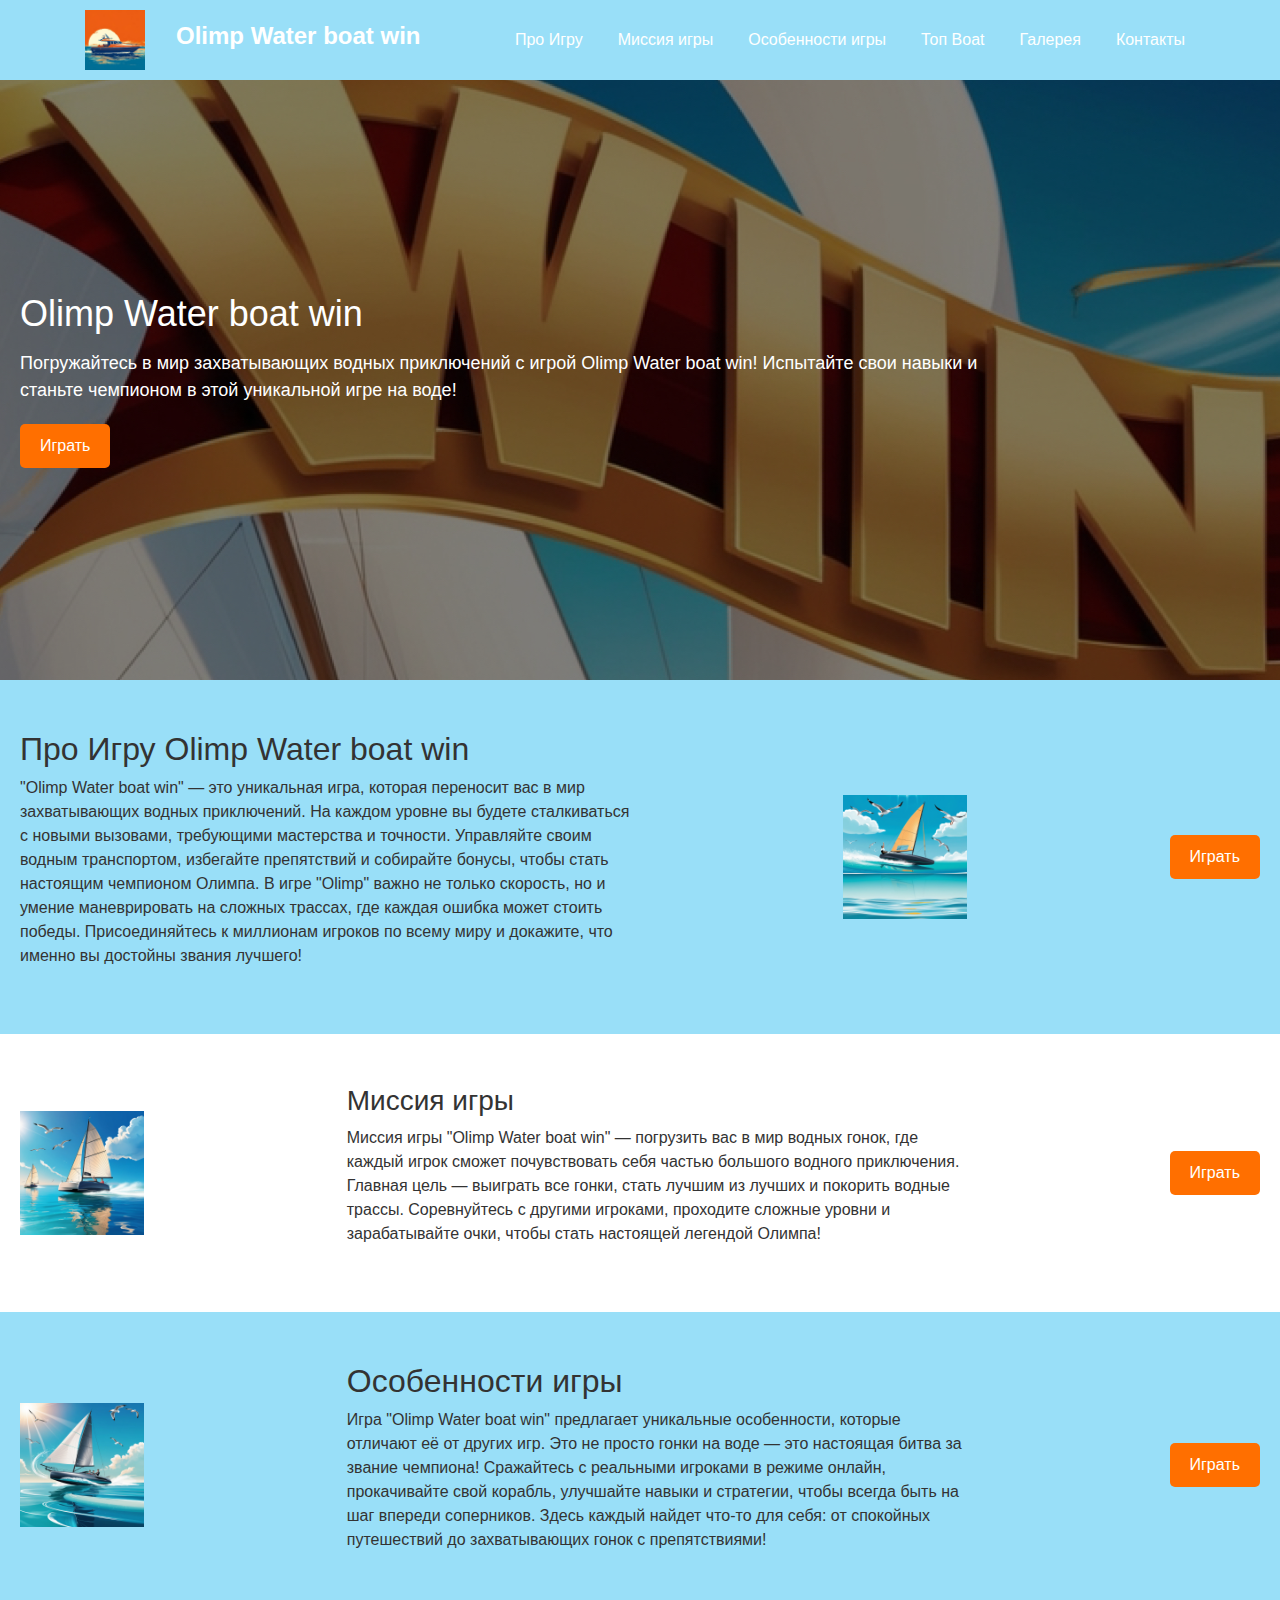
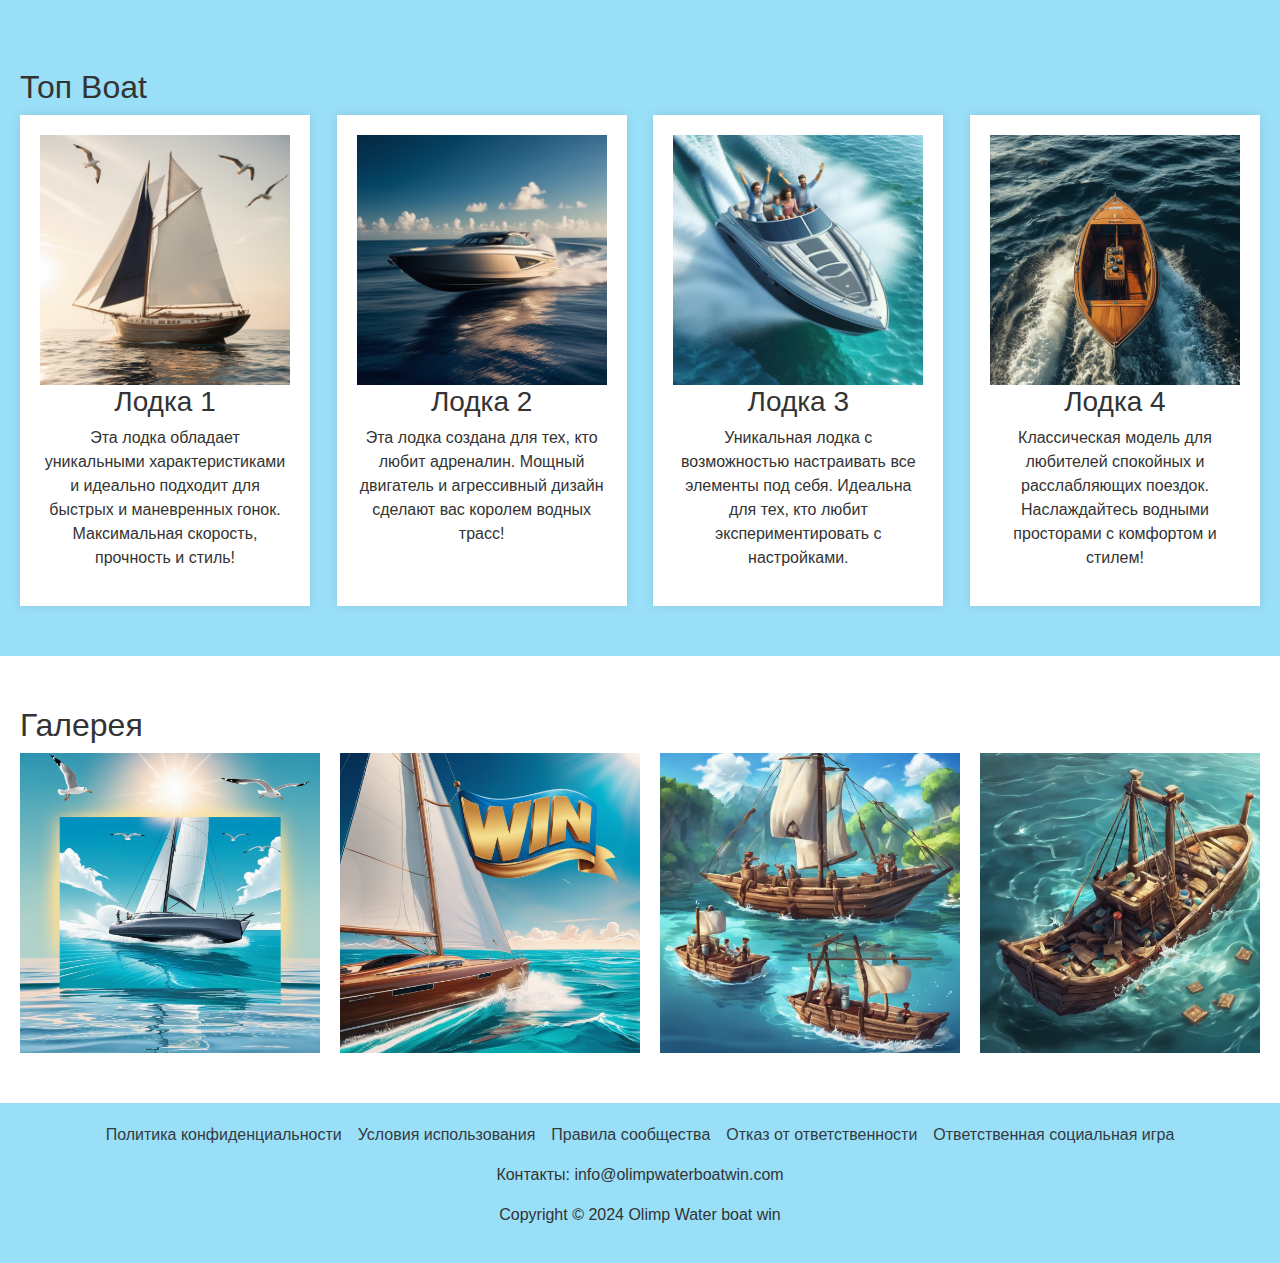
<file: index.html>
<!DOCTYPE html>
<html lang="ru">
<head>
    <meta charset="UTF-8">
    <meta name="viewport" content="width=device-width, initial-scale=1.0">
    <title>Olimp Water boat win - Уникальная история игры</title>
    <meta name="description"
          content="Узнайте все о захватывающей игре Olimp Water boat win. Погружайтесь в мир водных гонок и побеждайте! Присоединяйтесь к Олимпу!">
    <link rel="apple-touch-icon" sizes="180x180" href="favicon/apple-touch-icon.png">
    <link rel="icon" type="image/png" sizes="32x32" href="favicon/favicon-32x32.png">
    <link rel="icon" type="image/png" sizes="16x16" href="favicon/favicon-16x16.png">
    <link rel="manifest" href="favicon/site.webmanifest">
    <link rel="stylesheet" href="css/bootstrap.min.css">
    <link rel="stylesheet" href="css/style.css">
</head>
<body>
<!-- Header -->
<header class="header">
    <div class="container">
        <nav class="navbar navbar-expand-lg">
            <a href="index.html" class="navbar-brand logo">
                <img src="img/logo.jpeg" alt="Olimp Water boat win Logo">
            </a>
            <h1>Olimp Water boat win</h1>
            <button class="navbar-toggler" type="button" data-toggle="collapse" data-target="#navbarSupportedContent"
                    aria-controls="navbarSupportedContent" aria-expanded="false" aria-label="Toggle navigation">
                <span class="toggler-icon"></span>
                <span class="toggler-icon"></span>
                <span class="toggler-icon"></span>
            </button>

            <div class="collapse navbar-collapse sub-menu-bar" id="navbarSupportedContent">
                <ul id="nav" class="navbar-nav ml-auto">
                    <li><a href="#about">Про Игру</a></li>
                    <li><a href="#mission">Миссия игры</a></li>
                    <li><a href="#features">Особенности игры</a></li>
                    <li><a href="#top-boats">Топ Boat</a></li>
                    <li><a href="#gallery">Галерея</a></li>
                    <li><a href="#contact">Контакты</a></li>
                </ul>
            </div>
        </nav>
    </div>
</header>

<!-- Hero Section -->
<section class="hero">
    <div class="overlay">
        <h1>Olimp Water boat win</h1>
        <p>Погружайтесь в мир захватывающих водных приключений с игрой Olimp Water boat win! Испытайте свои навыки и
            станьте чемпионом в этой уникальной игре на воде!</p>
        <button>Играть</button>
    </div>
</section>

<!-- About Section -->
<section id="about" class="about">
    <div class="desc-block">
        <h2>Про Игру Olimp Water boat win</h2>
        <p>
            "Olimp Water boat win" — это уникальная игра, которая переносит вас в мир захватывающих водных приключений.
            На каждом уровне вы будете сталкиваться с новыми вызовами, требующими мастерства и точности.
            Управляйте своим водным транспортом, избегайте препятствий и собирайте бонусы, чтобы стать настоящим
            чемпионом Олимпа.
            В игре "Olimp" важно не только скорость, но и умение маневрировать на сложных трассах, где каждая ошибка
            может стоить победы.
            Присоединяйтесь к миллионам игроков по всему миру и докажите, что именно вы достойны звания лучшего!
        </p>
    </div>
    <img src="img/1.jpg" alt="Про игру">
    <a href="#" class="btn">Играть</a>
</section>

<!-- Mission Section -->
<section id="mission" class="mission">
    <img src="img/2.jpg" alt="Миссия игры">
    <div class="desc-block">
        <h3>Миссия игры</h3>
        <p>
            Миссия игры "Olimp Water boat win" — погрузить вас в мир водных гонок, где каждый игрок сможет почувствовать
            себя частью большого водного приключения.
            Главная цель — выиграть все гонки, стать лучшим из лучших и покорить водные трассы. Соревнуйтесь с другими
            игроками, проходите сложные уровни и зарабатывайте очки, чтобы стать настоящей легендой Олимпа!
        </p>
    </div>
    <a href="#" class="btn">Играть</a>
</section>

<!-- Features Section -->
<section id="features" class="features">
    <img src="img/3.jpg" alt="Особенности игры">
    <div class="desc-block">
        <h2>Особенности игры</h2>
        <p>
            Игра "Olimp Water boat win" предлагает уникальные особенности, которые отличают её от других игр.
            Это не просто гонки на воде — это настоящая битва за звание чемпиона!
            Сражайтесь с реальными игроками в режиме онлайн, прокачивайте свой корабль, улучшайте навыки и стратегии,
            чтобы всегда быть на шаг впереди соперников.
            Здесь каждый найдет что-то для себя: от спокойных путешествий до захватывающих гонок с препятствиями!
        </p>
    </div>
    <a href="#" class="btn">Играть</a>
</section>

<!-- Top Boat Section -->
<section id="top-boats" style="background-color: #99dff8; padding: 50px 20px;">
    <h2>Топ Boat</h2>
    <div class="boats-container">
        <div class="boat-card">
            <img src="img/9.jpg" alt="Лодка 1">
            <h3>Лодка 1</h3>
            <p>Эта лодка обладает уникальными характеристиками и идеально подходит для быстрых и маневренных гонок.
                Максимальная скорость, прочность и стиль!</p>
        </div>
        <div class="boat-card">
            <img src="img/10.jpg" alt="Лодка 2">
            <h3>Лодка 2</h3>
            <p>Эта лодка создана для тех, кто любит адреналин. Мощный двигатель и агрессивный дизайн сделают вас королем
                водных трасс!</p>
        </div>
        <div class="boat-card">
            <img src="img/11.jpeg" alt="Лодка 3">
            <h3>Лодка 3</h3>
            <p>Уникальная лодка с возможностью настраивать все элементы под себя. Идеальна для тех, кто любит
                экспериментировать с настройками.</p>
        </div>
        <div class="boat-card">
            <img src="img/12.jpeg" alt="Лодка 4">
            <h3>Лодка 4</h3>
            <p>Классическая модель для любителей спокойных и расслабляющих поездок. Наслаждайтесь водными просторами с
                комфортом и стилем!</p>
        </div>
    </div>
</section>

<!-- Gallery Section -->
<section id="gallery" style="background-color: #ffffff; padding: 50px 20px;">
    <h2>Галерея</h2>
    <div style="display: flex; gap: 20px; overflow-x: auto;">
        <img src="img/4.jpg" alt="Gallery Image 1" style="width: 350px; height: 300px;">
        <img src="img/5.jpg" alt="Gallery Image 2" style="width: 350px; height: 300px;">
        <img src="img/6.png" alt="Gallery Image 3" style="width: 350px; height: 300px;">
        <img src="img/7.png" alt="Gallery Image 4" style="width: 350px; height: 300px;">
        <img src="img/8.png" alt="Gallery Image 4" style="width: 350px; height: 300px;">
    </div>
</section>

<!-- Footer -->
<footer id="contact" style="background-color: #99dff8; text-align: center; padding: 20px;">
    <div class="d-flex justify-content-center footer-links">
        <p><a href="policy.html" class="text-dark m-2">Политика конфиденциальности</a></p>
        <p><a href="terms.html" class="text-dark m-2">Условия использования</a></p>
        <p><a href="rules.html" class="text-dark m-2">Правила сообщества</a></p>
        <p><a href="disclaimer.html" class="text-dark m-2">Отказ от ответственности</a></p>
        <p><a href="manage.html" class="text-dark m-2">Ответственная социальная игра</a></p>
    </div>
    <p>Контакты: info@olimpwaterboatwin.com</p>
    <p>Copyright © 2024 Olimp Water boat win</p>
</footer>
</body>
<script src="js/jquery-1.12.4.min.js"></script>
<script src="js/bootstrap.min.js"></script>
<script src="js/main.js"></script>
<script type="application/ld+json">
    {
        "@context": "https://schema.org",
        "@type": "Organization",
        "name": "Olimp",
        "url": "",
        "logo": "/favicon/favicon.ico"
    }
</script>
<script type="application/ld+json">
    {
        "@context": "https://schema.org",
        "@type": "WPHeader",
        "headline": "Olimp Water boat win - Уникальная история игры",
        "description": "Olimp Water boat win - Уникальная история игры",
        "url": "",
        "publisher": {
            "@type": "Organization",
            "name": "Olimp",
            "logo": {
                "@type": "ImageObject",
                "url": "/favicon/favicon.ico"
            }
        }
    }
</script>
<script type="application/ld+json">
    {
        "@context": "https://schema.org",
        "@type": "WebPage",
        "name": "Olimp",
        "description": "Olimp Water boat win - Уникальная история игры",
        "publisher": {
            "@type": "Organization",
            "name": "Olimp"
        },
        "license": "A license document that applies to this content, typically indicated by URL"
    }
</script>
<script type="application/ld+json">
    {
        "@context": "https://schema.org",
        "@type": "SiteNavigationElement",
        "name": "Main Navigation",
        "url": "",
        "hasPart": [
            {
                "@type": "WebPage",
                "name": "Home",
                "url": ""
            },
            {
                "@type": "WebPage",
                "name": "Policy",
                "url": "/policy.html"
            },
            {
                "@type": "WebPage",
                "name": "Terms of Conditions",
                "url": "/terms.html"
            },
            {
                "@type": "WebPage",
                "name": "Manage",
                "url": "/manage.html"
            },
            {
                "@type": "WebPage",
                "name": "Rules",
                "url": "/rules.html"
            },
            {
                "@type": "WebPage",
                "name": "Disclaimer",
                "url": "/disclaimer.html"
            }
        ]
    }
</script>
</html>
</file>
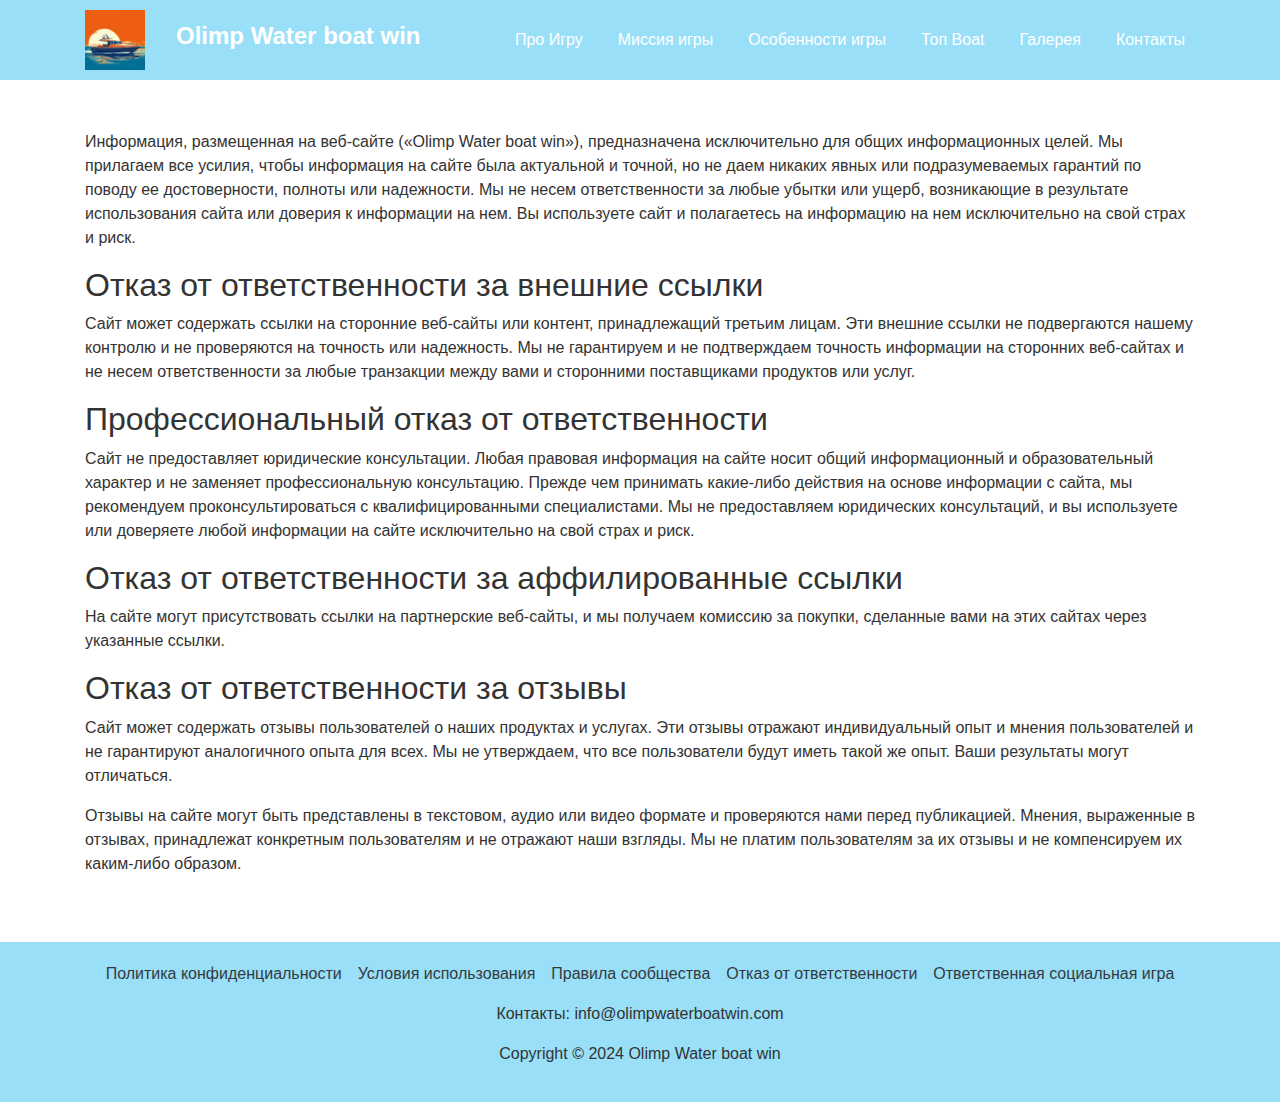
<file: disclaimer.html>
<!DOCTYPE html>
<html lang="ru">
<head>
    <meta charset="UTF-8">
    <meta name="viewport" content="width=device-width, initial-scale=1.0">
    <title>Olimp Water boat win - Уникальная история игры</title>
    <meta name="description"
          content="Узнайте все о захватывающей игре Olimp Water boat win. Погружайтесь в мир водных гонок и побеждайте! Присоединяйтесь к Олимпу!">
    <link rel="apple-touch-icon" sizes="180x180" href="favicon/apple-touch-icon.png">
    <link rel="icon" type="image/png" sizes="32x32" href="favicon/favicon-32x32.png">
    <link rel="icon" type="image/png" sizes="16x16" href="favicon/favicon-16x16.png">
    <link rel="manifest" href="favicon/site.webmanifest">
    <link rel="stylesheet" href="css/bootstrap.min.css">
    <link rel="stylesheet" href="css/style.css">
</head>
<body>
<!-- Header -->
<header class="header">
    <div class="container">
        <nav class="navbar navbar-expand-lg">
            <a href="index.html" class="navbar-brand logo">
                <img src="img/logo.jpeg" alt="Olimp Water boat win Logo">
            </a>
            <h1>Olimp Water boat win</h1>
            <button class="navbar-toggler" type="button" data-toggle="collapse" data-target="#navbarSupportedContent"
                    aria-controls="navbarSupportedContent" aria-expanded="false" aria-label="Toggle navigation">
                <span class="toggler-icon"></span>
                <span class="toggler-icon"></span>
                <span class="toggler-icon"></span>
            </button>

            <div class="collapse navbar-collapse sub-menu-bar" id="navbarSupportedContent">
                <ul id="nav" class="navbar-nav ml-auto">
                    <li><a href="index.html#about">Про Игру</a></li>
                    <li><a href="index.html#mission">Миссия игры</a></li>
                    <li><a href="index.html#features">Особенности игры</a></li>
                    <li><a href="index.html#top-boats">Топ Boat</a></li>
                    <li><a href="index.html#gallery">Галерея</a></li>
                    <li><a href="#contact">Контакты</a></li>
                </ul>
            </div>
        </nav>
    </div>
</header>

<!-- About Section -->
<section class="mission policy">
    <div class="container">
        <p>
            Информация, размещенная на веб-сайте («Olimp Water boat win»), предназначена исключительно для общих информационных целей.
            Мы прилагаем все усилия, чтобы информация на сайте была актуальной и точной, но не даем никаких явных или
            подразумеваемых гарантий по поводу ее достоверности, полноты или надежности. Мы не несем ответственности за
            любые убытки или ущерб, возникающие в результате использования сайта или доверия к информации на нем. Вы
            используете сайт и полагаетесь на информацию на нем исключительно на свой страх и риск.
        </p>
        <h2>Отказ от ответственности за внешние ссылки</h2>
        <p>
            Сайт может содержать ссылки на сторонние веб-сайты или контент, принадлежащий третьим лицам. Эти внешние
            ссылки не подвергаются нашему контролю и не проверяются на точность или надежность. Мы не гарантируем и не
            подтверждаем точность информации на сторонних веб-сайтах и не несем ответственности за любые транзакции
            между вами и сторонними поставщиками продуктов или услуг.
        </p>
        <h2>Профессиональный отказ от ответственности</h2>
        <p>Сайт не предоставляет юридические консультации. Любая правовая информация на сайте носит общий информационный
            и образовательный характер и не заменяет профессиональную консультацию. Прежде чем принимать какие-либо
            действия на основе информации с сайта, мы рекомендуем проконсультироваться с квалифицированными
            специалистами. Мы не предоставляем юридических консультаций, и вы используете или доверяете любой информации
            на сайте исключительно на свой страх и риск.</p>

        <h2>Отказ от ответственности за аффилированные ссылки</h2>
        <p>
            На сайте могут присутствовать ссылки на партнерские веб-сайты, и мы получаем комиссию за покупки,
            сделанные вами на этих сайтах через указанные ссылки.
        </p>

        <h2>Отказ от ответственности за отзывы</h2>
        <p>
            Сайт может содержать отзывы пользователей о наших продуктах и услугах. Эти отзывы отражают
            индивидуальный опыт и мнения пользователей и не гарантируют аналогичного опыта для всех. Мы не
            утверждаем, что все пользователи будут иметь такой же опыт. Ваши результаты могут отличаться.
        </p>

        <p>
            Отзывы на сайте могут быть представлены в текстовом, аудио или видео формате и проверяются нами перед
            публикацией. Мнения, выраженные в отзывах, принадлежат конкретным пользователям и не отражают наши
            взгляды. Мы не платим пользователям за их отзывы и не компенсируем их каким-либо образом.

        </p>
    </div>
</section>

<!-- Footer -->
<footer id="contact" style="background-color: #99dff8; text-align: center; padding: 20px;">
    <div class="d-flex justify-content-center footer-links">
        <p><a href="policy.html" class="text-dark m-2">Политика конфиденциальности</a></p>
        <p><a href="terms.html" class="text-dark m-2">Условия использования</a></p>
        <p><a href="rules.html" class="text-dark m-2">Правила сообщества</a></p>
        <p><a href="disclaimer.html" class="text-dark m-2">Отказ от ответственности</a></p>
        <p><a href="manage.html" class="text-dark m-2">Ответственная социальная игра</a></p>
    </div>
    <p>Контакты: info@olimpwaterboatwin.com</p>
    <p>Copyright © 2024 Olimp Water boat win</p>
</footer>
</body>
<script src="js/jquery-1.12.4.min.js"></script>
<script src="js/bootstrap.min.js"></script>
<script src="js/main.js"></script>
<script type="application/ld+json">
    {
        "@context": "https://schema.org",
        "@type": "Organization",
        "name": "Olimp",
        "url": "",
        "logo": "/favicon/favicon.ico"
    }
</script>
<script type="application/ld+json">
    {
        "@context": "https://schema.org",
        "@type": "WPHeader",
        "headline": "Olimp Water boat win - Уникальная история игры",
        "description": "Olimp Water boat win - Уникальная история игры",
        "url": "",
        "publisher": {
            "@type": "Organization",
            "name": "Olimp",
            "logo": {
                "@type": "ImageObject",
                "url": "/favicon/favicon.ico"
            }
        }
    }
</script>
<script type="application/ld+json">
    {
        "@context": "https://schema.org",
        "@type": "WebPage",
        "name": "Olimp",
        "description": "Olimp Water boat win - Уникальная история игры",
        "publisher": {
            "@type": "Organization",
            "name": "Olimp"
        },
        "license": "A license document that applies to this content, typically indicated by URL"
    }
</script>
<script type="application/ld+json">
    {
        "@context": "https://schema.org",
        "@type": "SiteNavigationElement",
        "name": "Main Navigation",
        "url": "",
        "hasPart": [
            {
                "@type": "WebPage",
                "name": "Home",
                "url": ""
            },
            {
                "@type": "WebPage",
                "name": "Policy",
                "url": "/policy.html"
            },
            {
                "@type": "WebPage",
                "name": "Terms of Conditions",
                "url": "/terms.html"
            },
            {
                "@type": "WebPage",
                "name": "Manage",
                "url": "/manage.html"
            },
            {
                "@type": "WebPage",
                "name": "Rules",
                "url": "/rules.html"
            },
            {
                "@type": "WebPage",
                "name": "Disclaimer",
                "url": "/disclaimer.html"
            }
        ]
    }
</script>
</html>
</file>
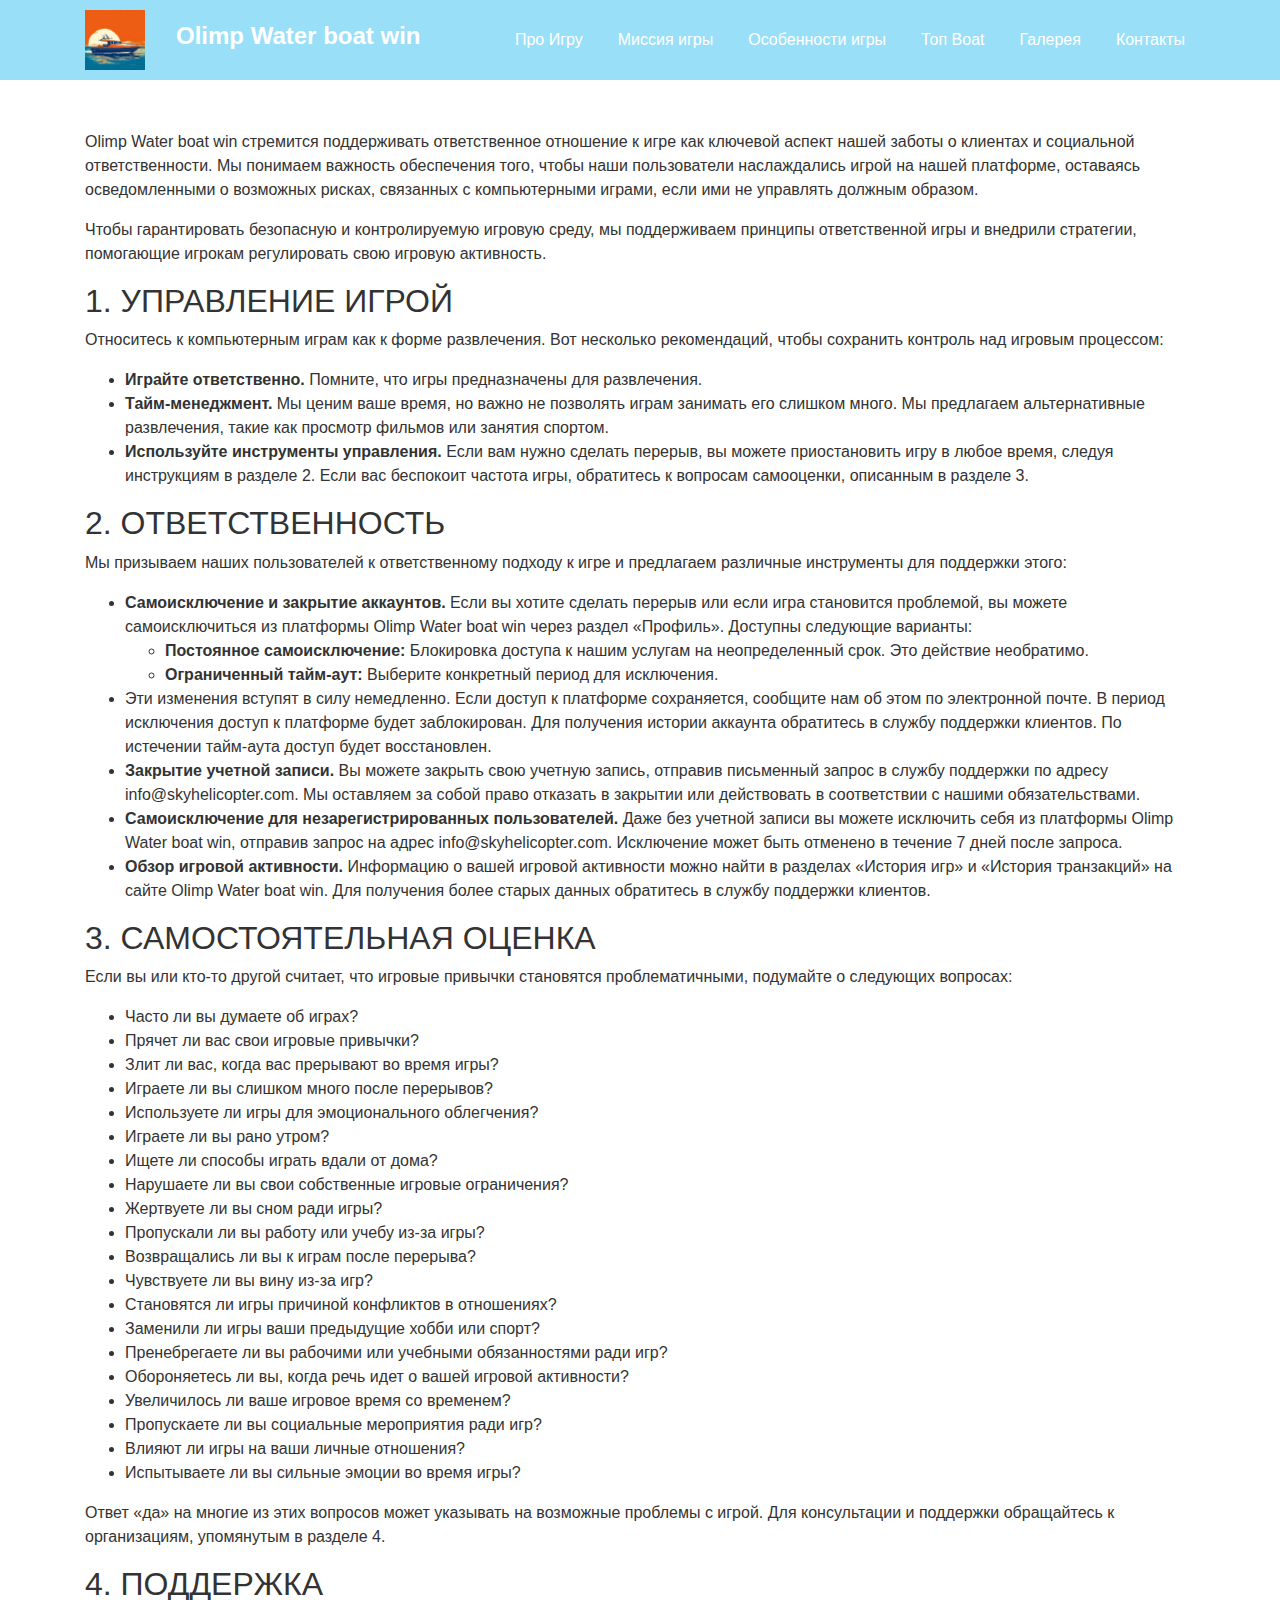
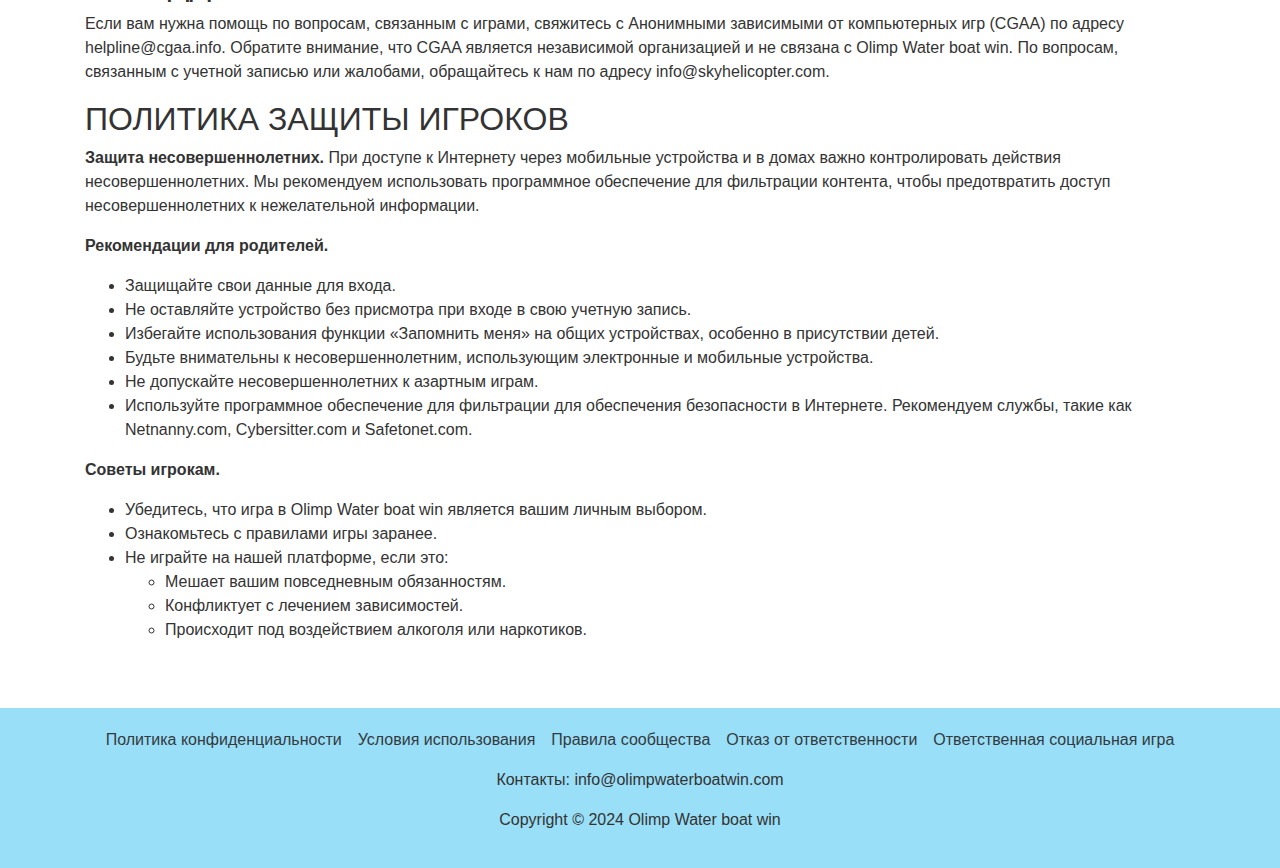
<file: manage.html>
<!DOCTYPE html>
<html lang="ru">
<head>
    <meta charset="UTF-8">
    <meta name="viewport" content="width=device-width, initial-scale=1.0">
    <title>Olimp Water boat win - Уникальная история игры</title>
    <meta name="description"
          content="Узнайте все о захватывающей игре Olimp Water boat win. Погружайтесь в мир водных гонок и побеждайте! Присоединяйтесь к Олимпу!">
    <link rel="apple-touch-icon" sizes="180x180" href="favicon/apple-touch-icon.png">
    <link rel="icon" type="image/png" sizes="32x32" href="favicon/favicon-32x32.png">
    <link rel="icon" type="image/png" sizes="16x16" href="favicon/favicon-16x16.png">
    <link rel="manifest" href="favicon/site.webmanifest">
    <link rel="stylesheet" href="css/bootstrap.min.css">
    <link rel="stylesheet" href="css/style.css">
</head>
<body>
<!-- Header -->
<header class="header">
    <div class="container">
        <nav class="navbar navbar-expand-lg">
            <a href="index.html" class="navbar-brand logo">
                <img src="img/logo.jpeg" alt="Olimp Water boat win Logo">
            </a>
            <h1>Olimp Water boat win</h1>
            <button class="navbar-toggler" type="button" data-toggle="collapse" data-target="#navbarSupportedContent"
                    aria-controls="navbarSupportedContent" aria-expanded="false" aria-label="Toggle navigation">
                <span class="toggler-icon"></span>
                <span class="toggler-icon"></span>
                <span class="toggler-icon"></span>
            </button>

            <div class="collapse navbar-collapse sub-menu-bar" id="navbarSupportedContent">
                <ul id="nav" class="navbar-nav ml-auto">
                    <li><a href="index.html#about">Про Игру</a></li>
                    <li><a href="index.html#mission">Миссия игры</a></li>
                    <li><a href="index.html#features">Особенности игры</a></li>
                    <li><a href="index.html#top-boats">Топ Boat</a></li>
                    <li><a href="index.html#gallery">Галерея</a></li>
                    <li><a href="#contact">Контакты</a></li>
                </ul>
            </div>
        </nav>
    </div>
</header>

<!-- About Section -->
<section class="mission policy">
    <div class="container">
        <p>
            Olimp Water boat win стремится поддерживать ответственное отношение к игре как ключевой аспект нашей заботы о клиентах и
            социальной ответственности. Мы понимаем важность обеспечения того, чтобы наши пользователи наслаждались
            игрой на нашей платформе, оставаясь осведомленными о возможных рисках, связанных с компьютерными играми,
            если ими не управлять должным образом.

        </p>
        <p>
            Чтобы гарантировать безопасную и контролируемую игровую среду, мы поддерживаем принципы ответственной игры и
            внедрили стратегии, помогающие игрокам регулировать свою игровую активность.
        </p>
        <h2>1. УПРАВЛЕНИЕ ИГРОЙ</h2>
        <p>Относитесь к компьютерным играм как к форме развлечения. Вот несколько рекомендаций, чтобы сохранить контроль
            над игровым процессом:</p>
        <ul>
            <li><strong>Играйте ответственно.</strong> Помните, что игры предназначены для развлечения.</li>
            <li><strong>Тайм-менеджмент.</strong> Мы ценим ваше время, но важно не позволять играм занимать его слишком
                много. Мы предлагаем альтернативные развлечения, такие как просмотр фильмов или занятия спортом.
            </li>
            <li><strong>Используйте инструменты управления.</strong> Если вам нужно сделать перерыв, вы можете
                приостановить игру в любое время, следуя инструкциям в разделе 2. Если вас беспокоит частота игры,
                обратитесь к вопросам самооценки, описанным в разделе 3.
            </li>
        </ul>

        <h2>2. ОТВЕТСТВЕННОСТЬ</h2>
        <p>
            Мы призываем наших пользователей к ответственному подходу к игре и предлагаем различные инструменты для
            поддержки этого:
        </p>
        <ul>
            <li><strong>Самоисключение и закрытие аккаунтов.</strong> Если вы хотите сделать перерыв или если игра
                становится проблемой, вы можете самоисключиться из платформы Olimp Water boat win через раздел «Профиль». Доступны
                следующие варианты:
                <ul>
                    <li><strong>Постоянное самоисключение:</strong> Блокировка доступа к нашим услугам на неопределенный
                        срок. Это действие необратимо.
                    </li>
                    <li><strong>Ограниченный тайм-аут:</strong> Выберите конкретный период для исключения.</li>
                </ul>
            </li>
            <li>
                Эти изменения вступят в силу немедленно. Если доступ к платформе сохраняется, сообщите нам об этом по
                электронной почте. В период исключения доступ к платформе будет заблокирован. Для получения истории
                аккаунта обратитесь в службу поддержки клиентов. По истечении тайм-аута доступ будет восстановлен.
            </li>
            <li>
                <strong>Закрытие учетной записи.</strong> Вы можете закрыть свою учетную запись, отправив письменный
                запрос в службу поддержки по адресу info@skyhelicopter.com. Мы оставляем за собой право отказать в
                закрытии или действовать в соответствии с нашими обязательствами.
            </li>
            <li>
                <strong>Самоисключение для незарегистрированных пользователей.</strong> Даже без учетной записи вы
                можете исключить себя из платформы Olimp Water boat win, отправив запрос на адрес info@skyhelicopter.com. Исключение
                может быть отменено в течение 7 дней после запроса.
            </li>
            <li>
                <strong>Обзор игровой активности.</strong> Информацию о вашей игровой активности можно найти в разделах
                «История игр» и «История транзакций» на сайте Olimp Water boat win. Для получения более старых данных обратитесь в
                службу поддержки клиентов.
            </li>
        </ul>

        <h2>3. САМОСТОЯТЕЛЬНАЯ ОЦЕНКА</h2>
        <p>
            Если вы или кто-то другой считает, что игровые привычки становятся проблематичными, подумайте о следующих
            вопросах:
        </p>
        <ul>
            <li>Часто ли вы думаете об играх?
            </li>
            <li>
                Прячет ли вас свои игровые привычки?
            </li>
            <li>
                Злит ли вас, когда вас прерывают во время игры?

            </li>
            <li>
                Играете ли вы слишком много после перерывов?

            </li>
            <li>
                Используете ли игры для эмоционального облегчения?

            </li>
            <li>
                Играете ли вы рано утром?

            </li>
            <li>
                Ищете ли способы играть вдали от дома?

            </li>
            <li>
                Нарушаете ли вы свои собственные игровые ограничения?

            </li>
            <li>
                Жертвуете ли вы сном ради игры?

            </li>
            <li>
                Пропускали ли вы работу или учебу из-за игры?

            </li>
            <li>
                Возвращались ли вы к играм после перерыва?

            </li>
            <li>
                Чувствуете ли вы вину из-за игр?

            </li>
            <li>
                Становятся ли игры причиной конфликтов в отношениях?

            </li>
            <li>
                Заменили ли игры ваши предыдущие хобби или спорт?

            </li>
            <li>
                Пренебрегаете ли вы рабочими или учебными обязанностями ради игр?

            </li>
            <li>
                Обороняетесь ли вы, когда речь идет о вашей игровой активности?

            </li>
            <li>
                Увеличилось ли ваше игровое время со временем?

            </li>
            <li>
                Пропускаете ли вы социальные мероприятия ради игр?

            </li>
            <li>
                Влияют ли игры на ваши личные отношения?

            </li>
            <li>
                Испытываете ли вы сильные эмоции во время игры?

            </li>
        </ul>
        <p>
            Ответ «да» на многие из этих вопросов может указывать на возможные проблемы с игрой. Для консультации и поддержки обращайтесь к организациям, упомянутым в разделе 4.
        </p>

        <h2>4. ПОДДЕРЖКА</h2>
        <p>
            Если вам нужна помощь по вопросам, связанным с играми, свяжитесь с Анонимными зависимыми от компьютерных игр (CGAA) по адресу helpline@cgaa.info. Обратите внимание, что CGAA является независимой организацией и не связана с Olimp Water boat win. По вопросам, связанным с учетной записью или жалобами, обращайтесь к нам по адресу info@skyhelicopter.com.
        </p>

        <h2>ПОЛИТИКА ЗАЩИТЫ ИГРОКОВ</h2>

        <p><strong>Защита несовершеннолетних.</strong> При доступе к Интернету через мобильные устройства и в домах важно контролировать действия несовершеннолетних. Мы рекомендуем использовать программное обеспечение для фильтрации контента, чтобы предотвратить доступ несовершеннолетних к нежелательной информации.</p>
        <p><strong>Рекомендации для родителей.</strong></p>
        <ul>
            <li>Защищайте свои данные для входа.</li>
            <li>Не оставляйте устройство без присмотра при входе в свою учетную запись.</li>
            <li>Избегайте использования функции «Запомнить меня» на общих устройствах, особенно в присутствии детей.</li>
            <li>Будьте внимательны к несовершеннолетним, использующим электронные и мобильные устройства.</li>
            <li>Не допускайте несовершеннолетних к азартным играм.</li>
            <li>Используйте программное обеспечение для фильтрации для обеспечения безопасности в Интернете. Рекомендуем службы, такие как Netnanny.com, Cybersitter.com и Safetonet.com.</li>
        </ul>
        <p><strong>Советы игрокам.</strong></p>
        <ul>
            <li>Убедитесь, что игра в Olimp Water boat win является вашим личным выбором.</li>
            <li>Ознакомьтесь с правилами игры заранее.</li>
            <li>Не играйте на нашей платформе, если это:
                <ul>
                    <li>Мешает вашим повседневным обязанностям.</li>
                    <li>Конфликтует с лечением зависимостей.</li>
                    <li>Происходит под воздействием алкоголя или наркотиков.</li>
                </ul>
            </li>

        </ul>
    </div>
</section>

<!-- Footer -->
<footer id="contact" style="background-color: #99dff8; text-align: center; padding: 20px;">
    <div class="d-flex justify-content-center footer-links">
        <p><a href="policy.html" class="text-dark m-2">Политика конфиденциальности</a></p>
        <p><a href="terms.html" class="text-dark m-2">Условия использования</a></p>
        <p><a href="rules.html" class="text-dark m-2">Правила сообщества</a></p>
        <p><a href="disclaimer.html" class="text-dark m-2">Отказ от ответственности</a></p>
        <p><a href="manage.html" class="text-dark m-2">Ответственная социальная игра</a></p>
    </div>
    <p>Контакты: info@olimpwaterboatwin.com</p>
    <p>Copyright © 2024 Olimp Water boat win</p>
</footer>
</body>
<script src="js/jquery-1.12.4.min.js"></script>
<script src="js/bootstrap.min.js"></script>
<script src="js/main.js"></script>
<script type="application/ld+json">
    {
        "@context": "https://schema.org",
        "@type": "Organization",
        "name": "Olimp",
        "url": "",
        "logo": "/favicon/favicon.ico"
    }
</script>
<script type="application/ld+json">
    {
        "@context": "https://schema.org",
        "@type": "WPHeader",
        "headline": "Olimp Water boat win - Уникальная история игры",
        "description": "Olimp Water boat win - Уникальная история игры",
        "url": "",
        "publisher": {
            "@type": "Organization",
            "name": "Olimp",
            "logo": {
                "@type": "ImageObject",
                "url": "/favicon/favicon.ico"
            }
        }
    }
</script>
<script type="application/ld+json">
    {
        "@context": "https://schema.org",
        "@type": "WebPage",
        "name": "Olimp",
        "description": "Olimp Water boat win - Уникальная история игры",
        "publisher": {
            "@type": "Organization",
            "name": "Olimp"
        },
        "license": "A license document that applies to this content, typically indicated by URL"
    }
</script>
<script type="application/ld+json">
    {
        "@context": "https://schema.org",
        "@type": "SiteNavigationElement",
        "name": "Main Navigation",
        "url": "",
        "hasPart": [
            {
                "@type": "WebPage",
                "name": "Home",
                "url": ""
            },
            {
                "@type": "WebPage",
                "name": "Policy",
                "url": "/policy.html"
            },
            {
                "@type": "WebPage",
                "name": "Terms of Conditions",
                "url": "/terms.html"
            },
            {
                "@type": "WebPage",
                "name": "Manage",
                "url": "/manage.html"
            },
            {
                "@type": "WebPage",
                "name": "Rules",
                "url": "/rules.html"
            },
            {
                "@type": "WebPage",
                "name": "Disclaimer",
                "url": "/disclaimer.html"
            }
        ]
    }
</script>
</html>
</file>
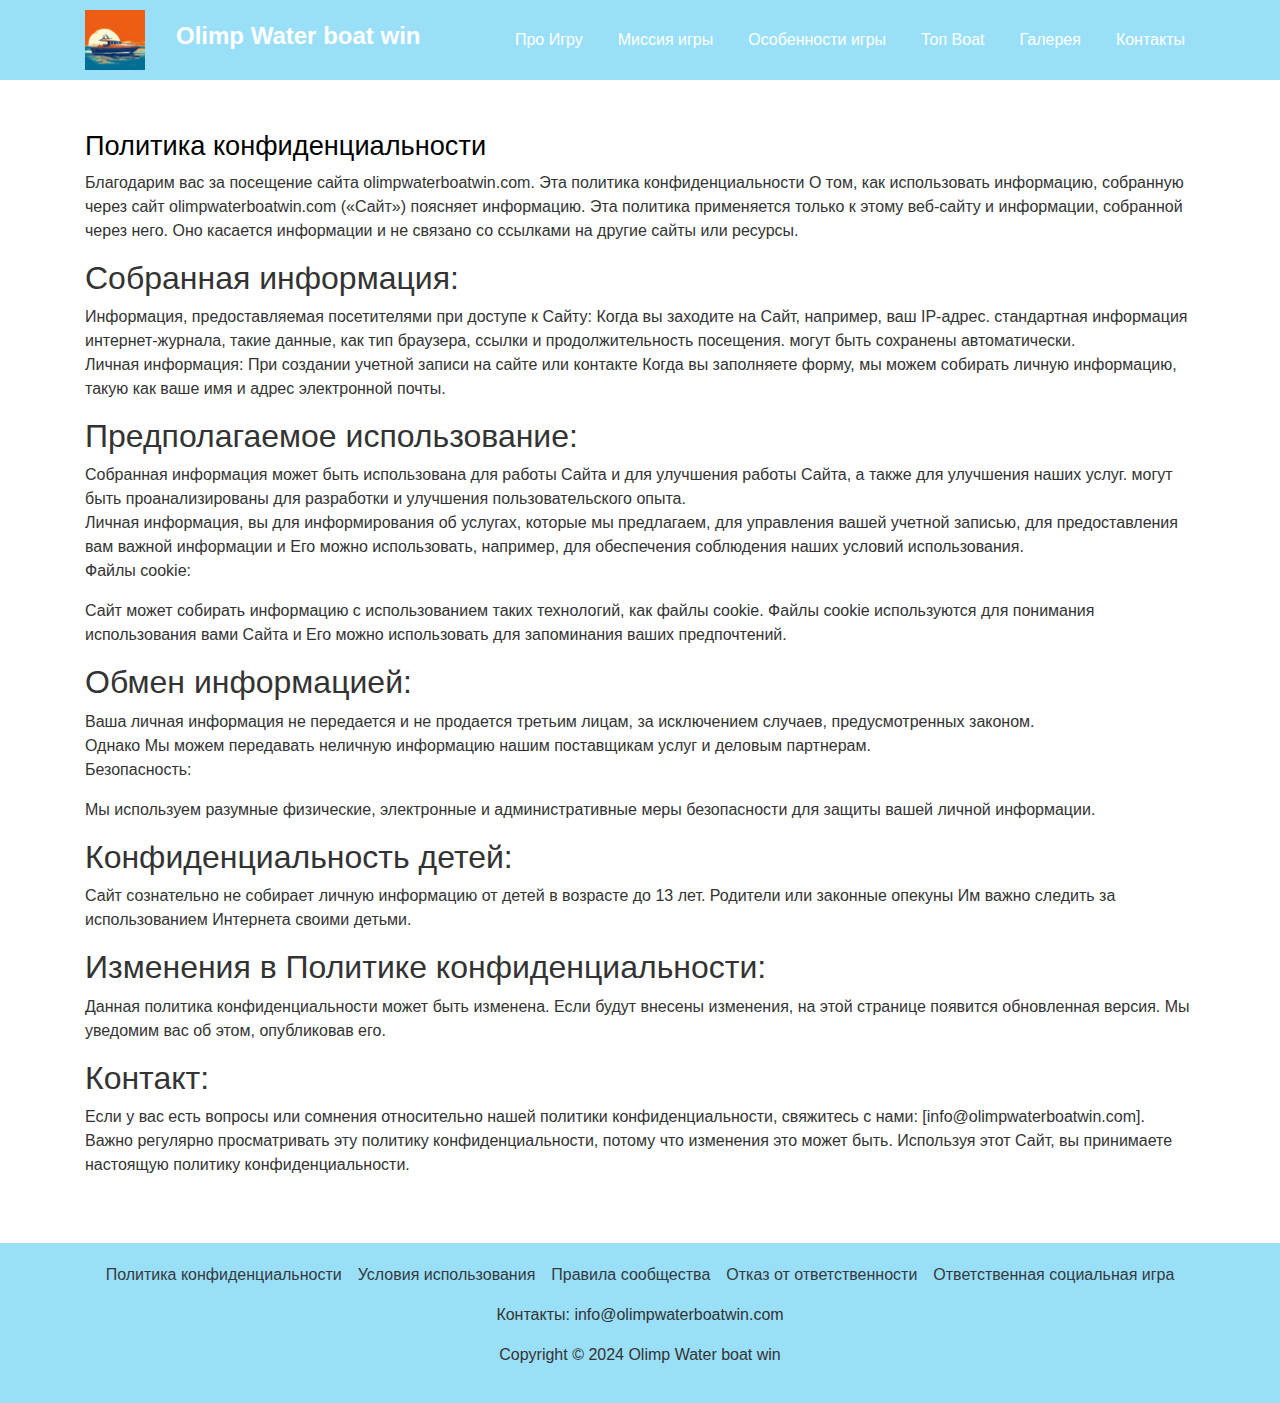
<file: policy.html>
<!DOCTYPE html>
<html lang="ru">
<head>
    <meta charset="UTF-8">
    <meta name="viewport" content="width=device-width, initial-scale=1.0">
    <title>Olimp Water boat win - Уникальная история игры</title>
    <meta name="description"
          content="Узнайте все о захватывающей игре Olimp Water boat win. Погружайтесь в мир водных гонок и побеждайте! Присоединяйтесь к Олимпу!">
    <link rel="apple-touch-icon" sizes="180x180" href="favicon/apple-touch-icon.png">
    <link rel="icon" type="image/png" sizes="32x32" href="favicon/favicon-32x32.png">
    <link rel="icon" type="image/png" sizes="16x16" href="favicon/favicon-16x16.png">
    <link rel="manifest" href="favicon/site.webmanifest">
    <link rel="stylesheet" href="css/bootstrap.min.css">
    <link rel="stylesheet" href="css/style.css">
</head>
<body>
<!-- Header -->
<header class="header">
    <div class="container">
        <nav class="navbar navbar-expand-lg">
            <a href="index.html" class="navbar-brand logo">
                <img src="img/logo.jpeg" alt="Olimp Water boat win Logo">
            </a>
            <h1>Olimp Water boat win</h1>
            <button class="navbar-toggler" type="button" data-toggle="collapse" data-target="#navbarSupportedContent"
                    aria-controls="navbarSupportedContent" aria-expanded="false" aria-label="Toggle navigation">
                <span class="toggler-icon"></span>
                <span class="toggler-icon"></span>
                <span class="toggler-icon"></span>
            </button>

            <div class="collapse navbar-collapse sub-menu-bar" id="navbarSupportedContent">
                <ul id="nav" class="navbar-nav ml-auto">
                    <li><a href="index.html#about">Про Игру</a></li>
                    <li><a href="index.html#mission">Миссия игры</a></li>
                    <li><a href="index.html#features">Особенности игры</a></li>
                    <li><a href="index.html#top-boats">Топ Boat</a></li>
                    <li><a href="index.html#gallery">Галерея</a></li>
                    <li><a href="#contact">Контакты</a></li>
                </ul>
            </div>
        </nav>
    </div>
</header>

<!-- About Section -->
<section class="mission policy">
    <div class="container">
        <h1 style="color: #000;font-size: 1.7em">Политика конфиденциальности</h1>
        <p>Благодарим вас за посещение сайта olimpwaterboatwin.com. Эта политика конфиденциальности
            О том, как использовать информацию, собранную через сайт olimpwaterboatwin.com («Сайт»)
            поясняет информацию. Эта политика применяется только к этому веб-сайту и информации, собранной через
            него.
            Оно касается информации и не связано со ссылками на другие сайты или ресурсы.</p>
        <h2>
            Собранная информация:</h2>
        <p>
            Информация, предоставляемая посетителями при доступе к Сайту: Когда вы заходите на Сайт, например, ваш
            IP-адрес.
            стандартная информация интернет-журнала, такие данные, как тип браузера, ссылки и продолжительность
            посещения.
            могут быть сохранены автоматически.<br>Личная информация: При создании учетной записи на сайте или
            контакте
            Когда вы заполняете форму, мы можем собирать личную информацию, такую ​​как ваше имя и адрес электронной
            почты.<br>
        </p>
        <h2>Предполагаемое использование:</h2>
        <p>
            Собранная информация может быть использована для работы Сайта и для улучшения работы Сайта, а также для
            улучшения наших услуг.
            могут быть проанализированы для разработки и улучшения пользовательского опыта.<br>Личная информация, вы
            для информирования об услугах, которые мы предлагаем, для управления вашей учетной записью, для
            предоставления вам важной информации и
            Его можно использовать, например, для обеспечения соблюдения наших условий использования.<br>Файлы
            cookie:</p>
        <p>
            Сайт может собирать информацию с использованием таких технологий, как файлы cookie. Файлы cookie
            используются для понимания использования вами Сайта и
            Его можно использовать для запоминания ваших предпочтений.<br></p>
        <h2>Обмен информацией:</h2>
        <p>
            Ваша личная информация не передается и не продается третьим лицам, за исключением случаев,
            предусмотренных законом.<br>Однако
            Мы можем передавать неличную информацию нашим поставщикам услуг и деловым партнерам.<br>Безопасность:
        </p>
        <p>
            Мы используем разумные физические, электронные и административные меры безопасности для защиты вашей
            личной информации.<br></p>
        <h2>Конфиденциальность детей:</h2>
        <p>
            Сайт сознательно не собирает личную информацию от детей в возрасте до 13 лет. Родители или законные
            опекуны
            Им важно следить за использованием Интернета своими детьми.<br></p>
        <h2>Изменения в Политике конфиденциальности:</h2>
        <p>
            Данная политика конфиденциальности может быть изменена. Если будут внесены изменения, на этой странице
            появится обновленная версия.
            Мы уведомим вас об этом, опубликовав его.<br></p>
        <h2>Контакт:</h2>
        <p>
            Если у вас есть вопросы или сомнения относительно нашей политики конфиденциальности, свяжитесь с нами:
            [info@olimpwaterboatwin.com].<br>Важно регулярно просматривать эту политику конфиденциальности, потому что
            изменения
            это может быть. Используя этот Сайт, вы принимаете настоящую политику конфиденциальности.</p>
    </div>
</section>

<!-- Footer -->
<footer id="contact" style="background-color: #99dff8; text-align: center; padding: 20px;">
    <div class="d-flex justify-content-center footer-links">
        <p><a href="policy.html" class="text-dark m-2">Политика конфиденциальности</a></p>
        <p><a href="terms.html" class="text-dark m-2">Условия использования</a></p>
        <p><a href="rules.html" class="text-dark m-2">Правила сообщества</a></p>
        <p><a href="disclaimer.html" class="text-dark m-2">Отказ от ответственности</a></p>
        <p><a href="manage.html" class="text-dark m-2">Ответственная социальная игра</a></p>
    </div>
    <p>Контакты: info@olimpwaterboatwin.com</p>
    <p>Copyright © 2024 Olimp Water boat win</p>
</footer>
</body>
<script src="js/jquery-1.12.4.min.js"></script>
<script src="js/bootstrap.min.js"></script>
<script src="js/main.js"></script>
<script type="application/ld+json">
    {
        "@context": "https://schema.org",
        "@type": "Organization",
        "name": "Olimp",
        "url": "",
        "logo": "/favicon/favicon.ico"
    }
</script>
<script type="application/ld+json">
    {
        "@context": "https://schema.org",
        "@type": "WPHeader",
        "headline": "Olimp Water boat win - Уникальная история игры",
        "description": "Olimp Water boat win - Уникальная история игры",
        "url": "",
        "publisher": {
            "@type": "Organization",
            "name": "Olimp",
            "logo": {
                "@type": "ImageObject",
                "url": "/favicon/favicon.ico"
            }
        }
    }
</script>
<script type="application/ld+json">
    {
        "@context": "https://schema.org",
        "@type": "WebPage",
        "name": "Olimp",
        "description": "Olimp Water boat win - Уникальная история игры",
        "publisher": {
            "@type": "Organization",
            "name": "Olimp"
        },
        "license": "A license document that applies to this content, typically indicated by URL"
    }
</script>
<script type="application/ld+json">
    {
        "@context": "https://schema.org",
        "@type": "SiteNavigationElement",
        "name": "Main Navigation",
        "url": "",
        "hasPart": [
            {
                "@type": "WebPage",
                "name": "Home",
                "url": ""
            },
            {
                "@type": "WebPage",
                "name": "Policy",
                "url": "/policy.html"
            },
            {
                "@type": "WebPage",
                "name": "Terms of Conditions",
                "url": "/terms.html"
            },
            {
                "@type": "WebPage",
                "name": "Manage",
                "url": "/manage.html"
            },
            {
                "@type": "WebPage",
                "name": "Rules",
                "url": "/rules.html"
            },
            {
                "@type": "WebPage",
                "name": "Disclaimer",
                "url": "/disclaimer.html"
            }
        ]
    }
</script>
</html>
</file>
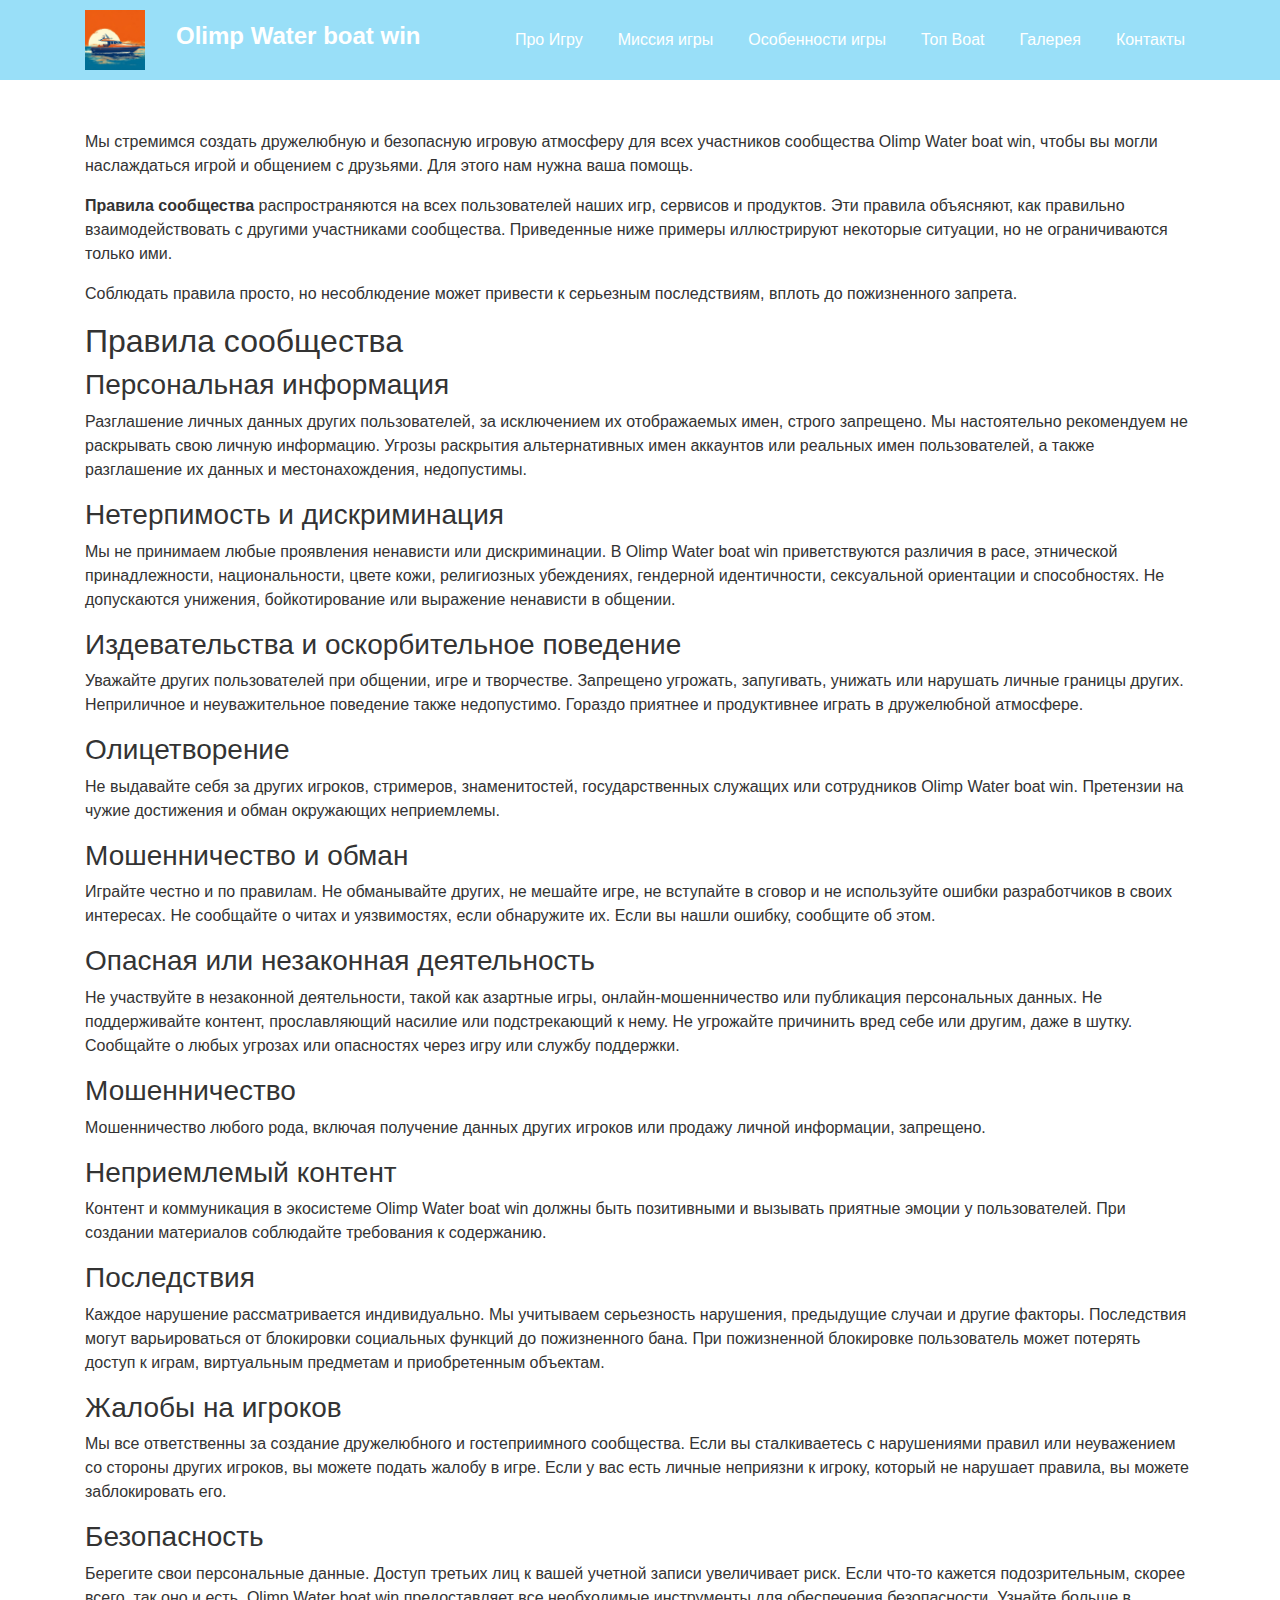
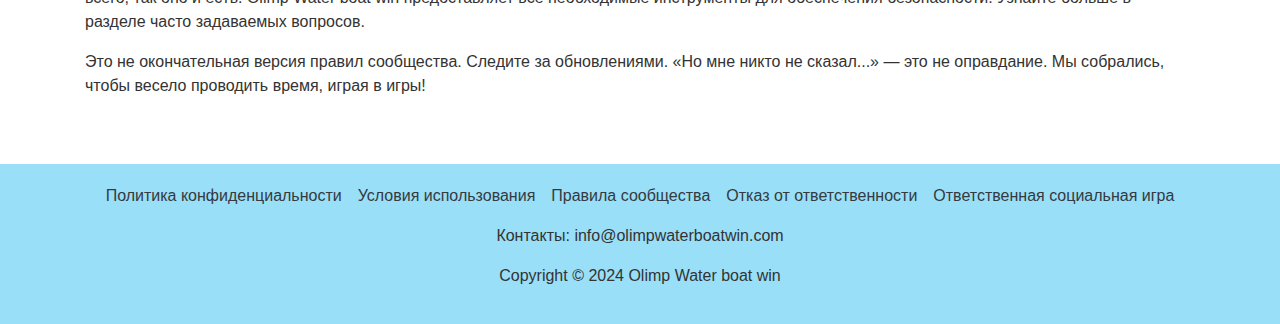
<file: rules.html>
<!DOCTYPE html>
<html lang="ru">
<head>
    <meta charset="UTF-8">
    <meta name="viewport" content="width=device-width, initial-scale=1.0">
    <title>Olimp Water boat win - Уникальная история игры</title>
    <meta name="description"
          content="Узнайте все о захватывающей игре Olimp Water boat win. Погружайтесь в мир водных гонок и побеждайте! Присоединяйтесь к Олимпу!">
    <link rel="apple-touch-icon" sizes="180x180" href="favicon/apple-touch-icon.png">
    <link rel="icon" type="image/png" sizes="32x32" href="favicon/favicon-32x32.png">
    <link rel="icon" type="image/png" sizes="16x16" href="favicon/favicon-16x16.png">
    <link rel="manifest" href="favicon/site.webmanifest">
    <link rel="stylesheet" href="css/bootstrap.min.css">
    <link rel="stylesheet" href="css/style.css">
</head>
<body>
<!-- Header -->
<header class="header">
    <div class="container">
        <nav class="navbar navbar-expand-lg">
            <a href="index.html" class="navbar-brand logo">
                <img src="img/logo.jpeg" alt="Olimp Water boat win Logo">
            </a>
            <h1>Olimp Water boat win</h1>
            <button class="navbar-toggler" type="button" data-toggle="collapse" data-target="#navbarSupportedContent"
                    aria-controls="navbarSupportedContent" aria-expanded="false" aria-label="Toggle navigation">
                <span class="toggler-icon"></span>
                <span class="toggler-icon"></span>
                <span class="toggler-icon"></span>
            </button>

            <div class="collapse navbar-collapse sub-menu-bar" id="navbarSupportedContent">
                <ul id="nav" class="navbar-nav ml-auto">
                    <li><a href="index.html#about">Про Игру</a></li>
                    <li><a href="index.html#mission">Миссия игры</a></li>
                    <li><a href="index.html#features">Особенности игры</a></li>
                    <li><a href="index.html#top-boats">Топ Boat</a></li>
                    <li><a href="index.html#gallery">Галерея</a></li>
                    <li><a href="#contact">Контакты</a></li>
                </ul>
            </div>
        </nav>
    </div>
</header>

<!-- About Section -->
<section class="mission policy">
    <div class="container">
        <p>
            Мы стремимся создать дружелюбную и безопасную игровую атмосферу для всех участников сообщества Olimp Water boat win, чтобы
            вы могли наслаждаться игрой и общением с друзьями. Для этого нам нужна ваша помощь.
        </p>
        <p>
            <strong>Правила сообщества</strong> распространяются на всех пользователей наших игр, сервисов и продуктов.
            Эти правила объясняют, как правильно взаимодействовать с другими участниками сообщества. Приведенные ниже
            примеры иллюстрируют некоторые ситуации, но не ограничиваются только ими.
        </p>
        <p>
            Соблюдать правила просто, но несоблюдение может привести к серьезным последствиям, вплоть до пожизненного
            запрета.
        </p>
        <h2>Правила сообщества</h2>
        <h3>Персональная информация</h3>
        <p>
            Разглашение личных данных других пользователей, за исключением их отображаемых имен, строго запрещено. Мы
            настоятельно рекомендуем не раскрывать свою личную информацию. Угрозы раскрытия альтернативных имен
            аккаунтов или реальных имен пользователей, а также разглашение их данных и местонахождения, недопустимы.
        </p>
        <h3>Нетерпимость и дискриминация</h3>
        <p>
            Мы не принимаем любые проявления ненависти или дискриминации. В Olimp Water boat win приветствуются различия в расе,
            этнической принадлежности, национальности, цвете кожи, религиозных убеждениях, гендерной идентичности,
            сексуальной ориентации и способностях. Не допускаются унижения, бойкотирование или выражение ненависти в
            общении.
        </p>
        <h3>
            Издевательства и оскорбительное поведение
        </h3>
        <p>
            Уважайте других пользователей при общении, игре и творчестве. Запрещено угрожать, запугивать, унижать или
            нарушать личные границы других. Неприличное и неуважительное поведение также недопустимо. Гораздо приятнее и
            продуктивнее играть в дружелюбной атмосфере.
        </p>
        <h3>
            Олицетворение
        </h3>
        <p>
            Не выдавайте себя за других игроков, стримеров, знаменитостей, государственных служащих или сотрудников
            Olimp Water boat win. Претензии на чужие достижения и обман окружающих неприемлемы.
        </p>
        <h3>
            Мошенничество и обман
        </h3>
        <p>
            Играйте честно и по правилам. Не обманывайте других, не мешайте игре, не вступайте в сговор и не используйте
            ошибки разработчиков в своих интересах. Не сообщайте о читах и уязвимостях, если обнаружите их. Если вы
            нашли ошибку, сообщите об этом.
        </p>
        <h3>
            Опасная или незаконная деятельность
        </h3>
        <p>
            Не участвуйте в незаконной деятельности, такой как азартные игры, онлайн-мошенничество или публикация
            персональных данных. Не поддерживайте контент, прославляющий насилие или подстрекающий к нему. Не угрожайте
            причинить вред себе или другим, даже в шутку. Сообщайте о любых угрозах или опасностях через игру или службу
            поддержки.
        </p>
        <h3>
            Мошенничество
        </h3>
        <p>
            Мошенничество любого рода, включая получение данных других игроков или продажу личной информации, запрещено.
        </p>
        <h3>
            Неприемлемый контент
        </h3>
        <p>
            Контент и коммуникация в экосистеме Olimp Water boat win должны быть позитивными и вызывать приятные эмоции у
            пользователей. При создании материалов соблюдайте требования к содержанию.
        </p>
        <h3>
            Последствия
        </h3>
        <p>
            Каждое нарушение рассматривается индивидуально. Мы учитываем серьезность нарушения, предыдущие случаи и
            другие факторы. Последствия могут варьироваться от блокировки социальных функций до пожизненного бана. При
            пожизненной блокировке пользователь может потерять доступ к играм, виртуальным предметам и приобретенным
            объектам.
        </p>
        <h3>Жалобы на игроков</h3>
        <p>
            Мы все ответственны за создание дружелюбного и гостеприимного сообщества. Если вы сталкиваетесь с
            нарушениями правил или неуважением со стороны других игроков, вы можете подать жалобу в игре. Если у вас
            есть личные неприязни к игроку, который не нарушает правила, вы можете заблокировать его.
        </p>
        <h3>Безопасность</h3>
        <p>
            Берегите свои персональные данные. Доступ третьих лиц к вашей учетной записи увеличивает риск. Если что-то
            кажется подозрительным, скорее всего, так оно и есть. Olimp Water boat win предоставляет все необходимые инструменты для
            обеспечения безопасности. Узнайте больше в разделе часто задаваемых вопросов.
        </p>
        <p>Это не окончательная версия правил сообщества. Следите за обновлениями. «Но мне никто не сказал...» — это не
            оправдание. Мы собрались, чтобы весело проводить время, играя в игры!</p>
    </div>
</section>

<!-- Footer -->
<footer id="contact" style="background-color: #99dff8; text-align: center; padding: 20px;">
    <div class="d-flex justify-content-center footer-links">
        <p><a href="policy.html" class="text-dark m-2">Политика конфиденциальности</a></p>
        <p><a href="terms.html" class="text-dark m-2">Условия использования</a></p>
        <p><a href="rules.html" class="text-dark m-2">Правила сообщества</a></p>
        <p><a href="disclaimer.html" class="text-dark m-2">Отказ от ответственности</a></p>
        <p><a href="manage.html" class="text-dark m-2">Ответственная социальная игра</a></p>
    </div>
    <p>Контакты: info@olimpwaterboatwin.com</p>
    <p>Copyright © 2024 Olimp Water boat win</p>
</footer>
</body>
<script src="js/jquery-1.12.4.min.js"></script>
<script src="js/bootstrap.min.js"></script>
<script src="js/main.js"></script>
<script type="application/ld+json">
    {
        "@context": "https://schema.org",
        "@type": "Organization",
        "name": "Olimp",
        "url": "",
        "logo": "/favicon/favicon.ico"
    }
</script>
<script type="application/ld+json">
    {
        "@context": "https://schema.org",
        "@type": "WPHeader",
        "headline": "Olimp Water boat win - Уникальная история игры",
        "description": "Olimp Water boat win - Уникальная история игры",
        "url": "",
        "publisher": {
            "@type": "Organization",
            "name": "Olimp",
            "logo": {
                "@type": "ImageObject",
                "url": "/favicon/favicon.ico"
            }
        }
    }
</script>
<script type="application/ld+json">
    {
        "@context": "https://schema.org",
        "@type": "WebPage",
        "name": "Olimp",
        "description": "Olimp Water boat win - Уникальная история игры",
        "publisher": {
            "@type": "Organization",
            "name": "Olimp"
        },
        "license": "A license document that applies to this content, typically indicated by URL"
    }
</script>
<script type="application/ld+json">
    {
        "@context": "https://schema.org",
        "@type": "SiteNavigationElement",
        "name": "Main Navigation",
        "url": "",
        "hasPart": [
            {
                "@type": "WebPage",
                "name": "Home",
                "url": ""
            },
            {
                "@type": "WebPage",
                "name": "Policy",
                "url": "/policy.html"
            },
            {
                "@type": "WebPage",
                "name": "Terms of Conditions",
                "url": "/terms.html"
            },
            {
                "@type": "WebPage",
                "name": "Manage",
                "url": "/manage.html"
            },
            {
                "@type": "WebPage",
                "name": "Rules",
                "url": "/rules.html"
            },
            {
                "@type": "WebPage",
                "name": "Disclaimer",
                "url": "/disclaimer.html"
            }
        ]
    }
</script>
</html>
</file>
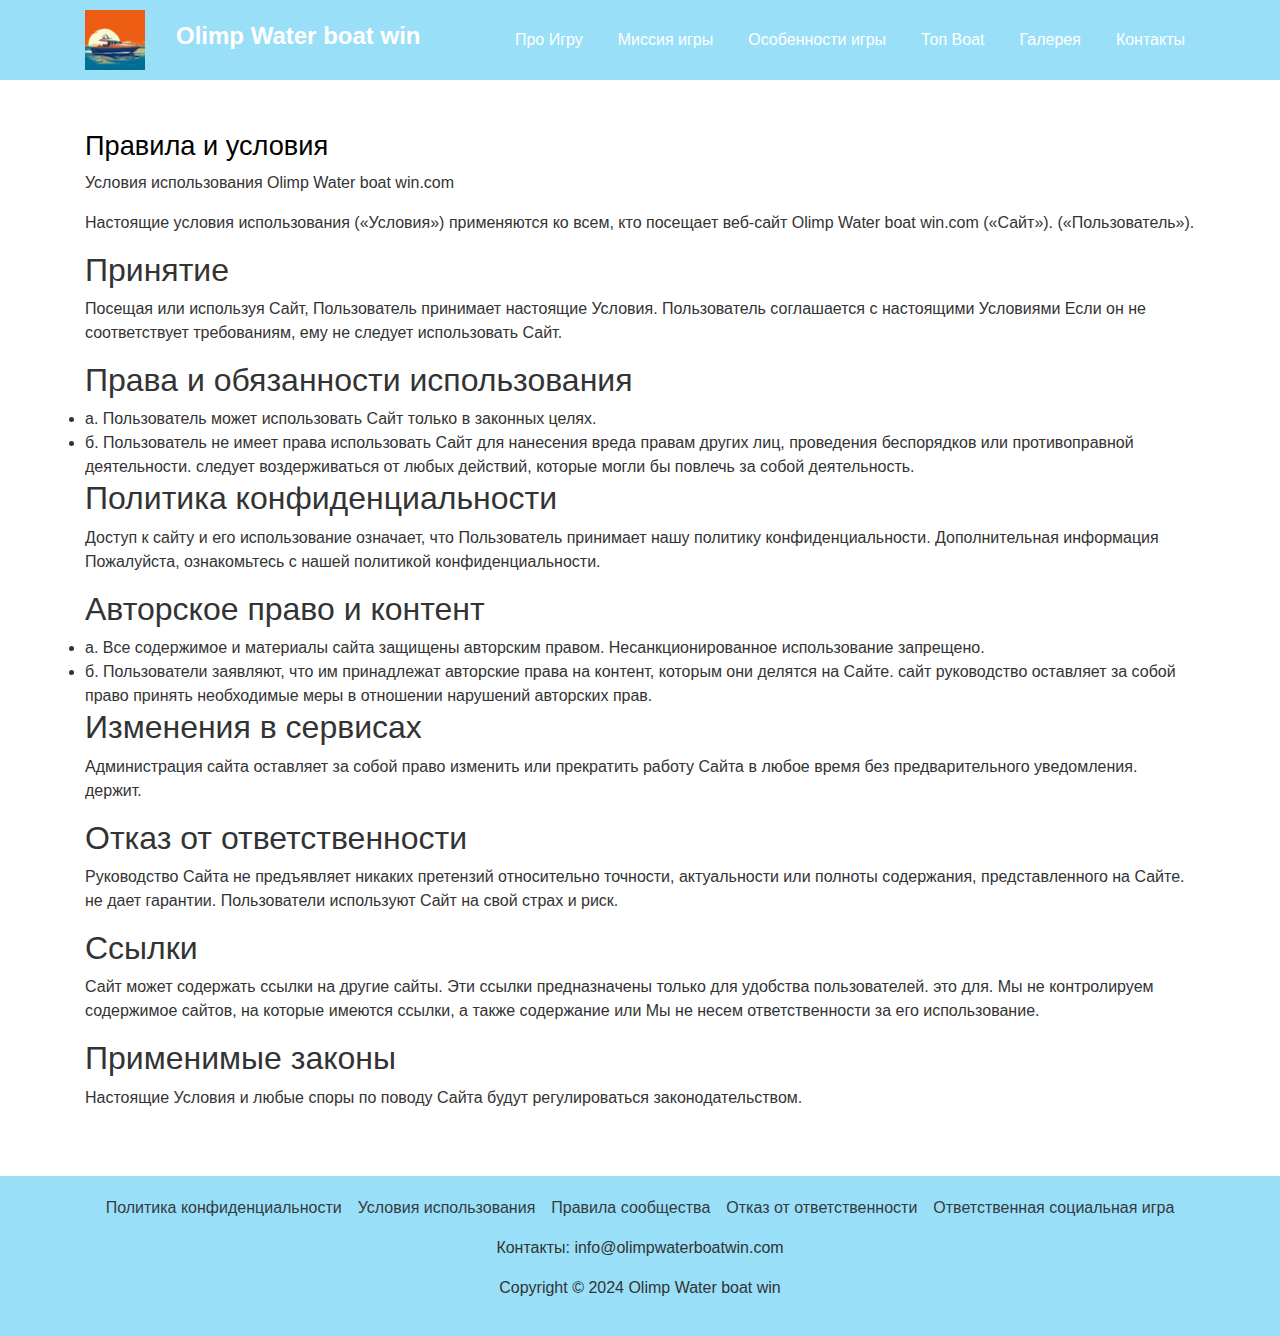
<file: terms.html>
<!DOCTYPE html>
<html lang="ru">
<head>
    <meta charset="UTF-8">
    <meta name="viewport" content="width=device-width, initial-scale=1.0">
    <title>Olimp Water boat win - Уникальная история игры</title>
    <meta name="description"
          content="Узнайте все о захватывающей игре Olimp Water boat win. Погружайтесь в мир водных гонок и побеждайте! Присоединяйтесь к Олимпу!">
    <link rel="apple-touch-icon" sizes="180x180" href="favicon/apple-touch-icon.png">
    <link rel="icon" type="image/png" sizes="32x32" href="favicon/favicon-32x32.png">
    <link rel="icon" type="image/png" sizes="16x16" href="favicon/favicon-16x16.png">
    <link rel="manifest" href="favicon/site.webmanifest">
    <link rel="stylesheet" href="css/bootstrap.min.css">
    <link rel="stylesheet" href="css/style.css">
</head>
<body>
<!-- Header -->
<header class="header">
    <div class="container">
        <nav class="navbar navbar-expand-lg">
            <a href="index.html" class="navbar-brand logo">
                <img src="img/logo.jpeg" alt="Olimp Water boat win Logo">
            </a>
            <h1>Olimp Water boat win</h1>
            <button class="navbar-toggler" type="button" data-toggle="collapse" data-target="#navbarSupportedContent"
                    aria-controls="navbarSupportedContent" aria-expanded="false" aria-label="Toggle navigation">
                <span class="toggler-icon"></span>
                <span class="toggler-icon"></span>
                <span class="toggler-icon"></span>
            </button>

            <div class="collapse navbar-collapse sub-menu-bar" id="navbarSupportedContent">
                <ul id="nav" class="navbar-nav ml-auto">
                    <li><a href="index.html#about">Про Игру</a></li>
                    <li><a href="index.html#mission">Миссия игры</a></li>
                    <li><a href="index.html#features">Особенности игры</a></li>
                    <li><a href="index.html#top-boats">Топ Boat</a></li>
                    <li><a href="index.html#gallery">Галерея</a></li>
                    <li><a href="#contact">Контакты</a></li>
                </ul>
            </div>
        </nav>
    </div>
</header>

<!-- About Section -->
<section class="mission policy">
    <div class="container">
        <h1 style="color: #000;font-size: 1.7em">Правила и условия</h1>
        <p>Условия использования Olimp Water boat win.com</p>
        <p>Настоящие условия использования («Условия») применяются ко всем, кто посещает веб-сайт Olimp Water boat win.com
            («Сайт»).
            («Пользователь»).</p>
        <h2>Принятие</h2>
        <p>Посещая или используя Сайт, Пользователь принимает настоящие Условия. Пользователь соглашается с
            настоящими Условиями
            Если он не соответствует требованиям, ему не следует использовать Сайт.</p>
        <h2>Права и обязанности использования</h2>
        <li>а. Пользователь может использовать Сайт только в законных целях.</li>
        <li>б. Пользователь не имеет права использовать Сайт для нанесения вреда правам других лиц, проведения
            беспорядков или противоправной деятельности.
            следует воздерживаться от любых действий, которые могли бы повлечь за собой деятельность.
        </li>
        <h2>Политика конфиденциальности</h2>
        <p>Доступ к сайту и его использование означает, что Пользователь принимает нашу политику конфиденциальности.
            Дополнительная информация
            Пожалуйста, ознакомьтесь с нашей политикой конфиденциальности.</p>
        <h2>Авторское право и контент</h2>
        <li>а. Все содержимое и материалы сайта защищены авторским правом. Несанкционированное использование
            запрещено.
        </li>
        <li>б. Пользователи заявляют, что им принадлежат авторские права на контент, которым они делятся на Сайте.
            сайт
            руководство оставляет за собой право принять необходимые меры в отношении нарушений авторских прав.
        </li>
        <h2>Изменения в сервисах</h2>
        <p>Администрация сайта оставляет за собой право изменить или прекратить работу Сайта в любое время без
            предварительного уведомления.
            держит.</p>
        <h2>Отказ от ответственности</h2>
        <p>Руководство Сайта не предъявляет никаких претензий относительно точности, актуальности или полноты
            содержания, представленного на Сайте.
            не дает гарантии. Пользователи используют Сайт на свой страх и риск.</p>
        <h2>Ссылки</h2>
        <p>Сайт может содержать ссылки на другие сайты. Эти ссылки предназначены только для удобства пользователей.
            это для. Мы не контролируем содержимое сайтов, на которые имеются ссылки, а также содержание или
            Мы не несем ответственности за его использование.</p>
        <h2>Применимые законы</h2>
        <p>Настоящие Условия и любые споры по поводу Сайта будут регулироваться законодательством.</p>
    </div>
</section>

<!-- Footer -->
<footer id="contact" style="background-color: #99dff8; text-align: center; padding: 20px;">
    <div class="d-flex justify-content-center footer-links">
        <p><a href="policy.html" class="text-dark m-2">Политика конфиденциальности</a></p>
        <p><a href="terms.html" class="text-dark m-2">Условия использования</a></p>
        <p><a href="rules.html" class="text-dark m-2">Правила сообщества</a></p>
        <p><a href="disclaimer.html" class="text-dark m-2">Отказ от ответственности</a></p>
        <p><a href="manage.html" class="text-dark m-2">Ответственная социальная игра</a></p>
    </div>
    <p>Контакты: info@olimpwaterboatwin.com</p>
    <p>Copyright © 2024 Olimp Water boat win</p>
</footer>
</body>
<script src="js/jquery-1.12.4.min.js"></script>
<script src="js/bootstrap.min.js"></script>
<script src="js/main.js"></script>
<script type="application/ld+json">
    {
        "@context": "https://schema.org",
        "@type": "Organization",
        "name": "Olimp",
        "url": "",
        "logo": "/favicon/favicon.ico"
    }
</script>
<script type="application/ld+json">
    {
        "@context": "https://schema.org",
        "@type": "WPHeader",
        "headline": "Olimp Water boat win - Уникальная история игры",
        "description": "Olimp Water boat win - Уникальная история игры",
        "url": "",
        "publisher": {
            "@type": "Organization",
            "name": "Olimp",
            "logo": {
                "@type": "ImageObject",
                "url": "/favicon/favicon.ico"
            }
        }
    }
</script>
<script type="application/ld+json">
    {
        "@context": "https://schema.org",
        "@type": "WebPage",
        "name": "Olimp",
        "description": "Olimp Water boat win - Уникальная история игры",
        "publisher": {
            "@type": "Organization",
            "name": "Olimp"
        },
        "license": "A license document that applies to this content, typically indicated by URL"
    }
</script>
<script type="application/ld+json">
    {
        "@context": "https://schema.org",
        "@type": "SiteNavigationElement",
        "name": "Main Navigation",
        "url": "",
        "hasPart": [
            {
                "@type": "WebPage",
                "name": "Home",
                "url": ""
            },
            {
                "@type": "WebPage",
                "name": "Policy",
                "url": "/policy.html"
            },
            {
                "@type": "WebPage",
                "name": "Terms of Conditions",
                "url": "/terms.html"
            },
            {
                "@type": "WebPage",
                "name": "Manage",
                "url": "/manage.html"
            },
            {
                "@type": "WebPage",
                "name": "Rules",
                "url": "/rules.html"
            },
            {
                "@type": "WebPage",
                "name": "Disclaimer",
                "url": "/disclaimer.html"
            }
        ]
    }
</script>
</html>
</file>
<file: css/style.css>
body {
  margin: 0;
  font-family: Arial, sans-serif;
  background-color: #ffffff;
  color: #333;
}

header {
  background-color: #99dff8;
  display: flex;
  align-items: center;
  justify-content: space-between;
  padding: 10px 20px;
}

header .logo {
  display: flex;
  align-items: center;
}

header .logo h1, .navbar h1 {
  margin-left: 15px;
  color: #ffffff;
  font-size: 24px;
}

nav ul {
  list-style: none;
  display: flex;
  gap: 15px;
  margin: 0;
  padding: 0;
}

nav ul li a {
  color: #ffffff;
  text-decoration: none;
  padding: 10px;
  transition: color 0.3s;
  white-space: nowrap;
}

nav ul li a:hover {
  color: #ff6f00;
}

.hero {
  position: relative;
  width: 100%;
  height: 600px;
  background-image: url('../img/1_1.jpg');
  background-size: cover;
  background-position: center;
}

.overlay {
  position: absolute;
  top: 0;
  left: 0;
  right: 0;
  bottom: 0;
  background: rgba(0, 0, 0, 0.5);
  display: flex;
  flex-direction: column;
  justify-content: center;
  align-items: flex-start;
  padding: 20px;
  color: #ffffff;
}

.overlay h1 {
  font-size: 36px;
  margin-bottom: 15px;
}

.overlay p {
  font-size: 18px;
  margin-bottom: 20px;
  max-width: 80%;
}

button {
  background-color: #ff6f00;
  color: #ffffff;
  padding: 10px 20px;
  border: none;
  border-radius: 5px;
  cursor: pointer;
  transition: background-color 0.3s;
}

button:hover {
  background-color: #e65a00;
}

.section {
  padding: 50px 20px;
  display: flex;
  justify-content: space-between;
  align-items: center;
  flex-wrap: wrap;
}

.section img {
  width: 100%;
  max-width: 500px;
  height: auto;
  margin: 20px 0;
}

.section div {
  max-width: 600px;
}

.footer {
  background-color: #99dff8;
  text-align: center;
  padding: 20px;
  color: #ffffff;
}

.boats-container {
  display: flex;
  justify-content: space-between;
  flex-wrap: wrap;
  gap: 20px;
}

.boat-card {
  background-color: #ffffff;
  padding: 20px;
  width: calc(25% - 20px);
  box-shadow: 0 0 10px rgba(0, 0, 0, 0.1);
  text-align: center;
}

.boat-card img {
  width: 100%;
  height: auto;
}

img {
  width: 10%;
  height: auto;
}
.desc-block {
  max-width: 50%;
}
.about, .features {
  background-color: #99dff8;
  padding: 50px 20px;
  display: flex;
  justify-content: space-between;
  align-items: center;
}

.mission {
  background-color: #ffffff;
  padding: 50px 20px;
  display: flex;
  justify-content: space-between;
  align-items: center;
}

.about img {
  max-width: 40%;
  height: auto;
}

.btn {
  background-color: #ff6f00;
  color: white;
  padding: 10px 20px;
  border: none;
  border-radius: 5px;
  cursor: pointer;
}

/* Адаптивные стили */
@media (max-width: 1200px) {
  .section {
    flex-direction: column;
    align-items: center;
    text-align: center;
  }

  .section div, .section img {
    max-width: 100%;
    margin: 10px 0;
  }

  .boats-container {
    justify-content: center;
  }

  .boat-card {
    width: calc(50% - 20px);
  }
}

@media (max-width: 768px) {
  header {
    flex-direction: column;
    align-items: flex-start;
    padding: 15px;
  }

  header .logo h1 {
    font-size: 20px;
  }

  img {
    width: 100%;
    height: auto;
  }

  .about, .mission, .features{
    flex-direction: column;
  }

  .about img {
    max-width: 100%;
    height: auto;
    margin-bottom: 20px;
  }
  .desc-block {
    max-width: 100%;
  }
  nav ul {
    flex-direction: column;
    gap: 10px;
    padding-top: 10px;
  }
  .footer-links {
    flex-direction: column;
  }

  .overlay h1 {
    font-size: 28px;
  }

  .overlay p {
    font-size: 16px;
    max-width: 100%;
  }

  .boats-container {
    flex-direction: column;
    gap: 10px;
  }

  .boat-card {
    width: 100%;
  }

  /* Стили для адаптации блоков на планшетах */
  .section {
    flex-direction: column;
    align-items: center;
    text-align: center;
    padding: 30px 20px;
  }

  .section img {
    margin: 0 auto 20px;
    max-width: 100%;
    width: 100%;
  }

  .section div {
    margin: 0 auto;
    text-align: center;
    width: 100%;
  }

  .section button {
    margin-top: 20px;
  }
}

@media (max-width: 480px) {
  .overlay h1 {
    font-size: 24px;
  }

  .overlay p {
    font-size: 14px;
  }

  button {
    padding: 8px 16px;
    font-size: 14px;
  }

  .footer {
    padding: 15px;
    font-size: 14px;
  }

  /* Стили для адаптации блоков на мобильных устройствах */
  .section {
    flex-direction: column;
    padding: 20px 10px;
  }

  .section img {
    width: 100%;
    max-width: 100%;
    margin-bottom: 20px;
  }

  .section div {
    width: 100%;
    text-align: center;
    margin-bottom: 20px;
  }

  .section button {
    width: 100%;
    text-align: center;
    padding: 10px;
    margin: 0 auto;
  }

}


/*===== NAVBAR =====*/
.header_navbar {
  position: absolute;
  top: 0;
  left: 0;
  width: 100%;
  z-index: 99;
  -webkit-transition: all 0.3s ease-out 0s;
  -moz-transition: all 0.3s ease-out 0s;
  -ms-transition: all 0.3s ease-out 0s;
  -o-transition: all 0.3s ease-out 0s;
  transition: all 0.3s ease-out 0s;
}

.header a {
  color: #fff;
}

.header a:hover, .hero a:hover {
  text-decoration: none;
}

.sticky {
  position: fixed;
  z-index: 999;
  background-color: #fff;
  -webkit-box-shadow: 0px 20px 50px 0px rgba(0, 0, 0, 0.05);
  -moz-box-shadow: 0px 20px 50px 0px rgba(0, 0, 0, 0.05);
  box-shadow: 0px 20px 50px 0px rgba(0, 0, 0, 0.05);
  -webkit-transition: all 0.3s ease-out 0s;
  -moz-transition: all 0.3s ease-out 0s;
  -ms-transition: all 0.3s ease-out 0s;
  -o-transition: all 0.3s ease-out 0s;
  transition: all 0.3s ease-out 0s;
}

.sticky .navbar {
  padding: 10px 0;
}

.navbar {
  align-items: center;
  -webkit-transition: all 0.3s ease-out 0s;
  -moz-transition: all 0.3s ease-out 0s;
  -ms-transition: all 0.3s ease-out 0s;
  -o-transition: all 0.3s ease-out 0s;
  transition: all 0.3s ease-out 0s;
}

.navbar h1 {
  white-space: nowrap;
  margin-right: 1rem;
  color: #ffff;
  font-weight: bold;
}

.navbar a:hover {
  text-decoration: none;
}

.tariffs {
  padding: 200px 0;
}

.navbar-brand {
  padding: 0;
}

.navbar-brand img {
  width: 60px;
}

.policy p {
  text-align: left;
}

.navbar-toggler {
  padding: 0;
}

.mob-tel {
  display: none;
}

.navbar-toggler .toggler-icon {
  width: 30px;
  height: 2px;
  background-color: #fff;
  display: block;
  margin: 5px 0;
  position: relative;
  -webkit-transition: all 0.3s ease-out 0s;
  -moz-transition: all 0.3s ease-out 0s;
  -ms-transition: all 0.3s ease-out 0s;
  -o-transition: all 0.3s ease-out 0s;
  transition: all 0.3s ease-out 0s;
}

.navbar-toggler.active .toggler-icon:nth-of-type(1) {
  -webkit-transform: rotate(45deg);
  -moz-transform: rotate(45deg);
  -ms-transform: rotate(45deg);
  -o-transform: rotate(45deg);
  transform: rotate(45deg);
  top: 7px;
}

.navbar-toggler.active .toggler-icon:nth-of-type(2) {
  opacity: 0;
}

.navbar-toggler.active .toggler-icon:nth-of-type(3) {
  -webkit-transform: rotate(135deg);
  -moz-transform: rotate(135deg);
  -ms-transform: rotate(135deg);
  -o-transform: rotate(135deg);
  transform: rotate(135deg);
  top: -7px;
}

@media only screen and (min-width: 768px) and (max-width: 991px) {
  .navbar-collapse {
    position: absolute;
    top: 100%;
    left: 0;
    width: 100%;
    background-color: #fff;
    z-index: 9;
    -webkit-box-shadow: 0px 15px 20px 0px rgba(34, 34, 34, 0.1);
    -moz-box-shadow: 0px 15px 20px 0px rgba(34, 34, 34, 0.1);
    box-shadow: 0px 15px 20px 0px rgba(34, 34, 34, 0.1);
    margin-top: 20px;
    padding: 5px 12px;
  }
}

@media (max-width: 767px) {
  .navbar-collapse {
    position: absolute;
    top: 100%;
    left: 0;
    width: 100%;
    background-color: #7bd7ef;
    z-index: 9;
    -webkit-box-shadow: 0px 15px 20px 0px rgba(34, 34, 34, 0.1);
    -moz-box-shadow: 0px 15px 20px 0px rgba(34, 34, 34, 0.1);
    box-shadow: 0px 15px 20px 0px rgba(34, 34, 34, 0.1);
    padding: 5px 12px;
  }

  .about-text, .delivery-text {
    width: 100%;
  }

  .about-image, .delivery-image {
    width: 100%;
    margin-right: 0px;
  }

  .mob-tel {
    display: flex;
    margin: 15px;
  }

  .desc-tel {
    display: none;
  }

  .h-135 {
    height: auto;
  }

  .menu ul li {
    margin: 10px 15px;
  }

  .menu ul li a {
    color: #fff
  }

  .category-row {
    flex-direction: column;
  }

  .about-team, .beauty-glory {
    flex-direction: column;
  }

  .about-team img, .beauty-glory img {
    max-width: 100%;
  }

  .navbar-toggler {
    padding: 10px;
  }

  .navbar-brand img {
    width: 60px;
  }

  nav ul li a {
    color: #FFD700;
  }

  .img-about {
    width: 100% !important;
  }

  .advantage-row, .category-row {
    flex-direction: column;
  }

  .services-grid {
    display: flex;
    flex-direction: column;
  }

  .cta-btn {
    font-size: 14px;
  }

  .advantage-item, .category-card {
    width: 100%;
    margin: 10px 0;
  }

  .banner h1 {
    font-size: 16px;
  }

  .banner p {
    font-size: 12px;
  }

  .header-info p, .header-info a {
    font-size: 10px;
  }

  .tariffs .category-card {
    width: 100%;
  }

  .tariffs {
    padding: 40px 0;
  }

}

.navbar-nav .nav-item {
  margin-left: 45px;
  position: relative;
  white-space: nowrap;
}

nav ul li:hover a {
  color: #8B0000 !important;
  text-decoration: none;
}

.screen img {
  max-width: 250px;
}

@media only screen and (min-width: 992px) and (max-width: 1199px) {
  .navbar-nav .nav-item {
    margin-left: 30px;
  }
}

@media only screen and (min-width: 768px) and (max-width: 991px) {
  .navbar-nav .nav-item {
    margin: 0;
  }
}

@media (max-width: 767px) {
  .navbar-nav .nav-item {
    margin: 0;
  }

  .navbar h1 {
    font-size: 16px;
    margin: 0;
  }
  .navbar-brand {
    margin-right: 0;
  }
}

.navbar-nav .nav-item a {
  font-size: 16px;
  font-weight: 600;
  color: #38424D;
  -webkit-transition: all 0.3s ease-out 0s;
  -moz-transition: all 0.3s ease-out 0s;
  -ms-transition: all 0.3s ease-out 0s;
  -o-transition: all 0.3s ease-out 0s;
  transition: all 0.3s ease-out 0s;
  padding: 5px 0;
  position: relative;
}

.navbar-nav .nav-item a::before {
  position: absolute;
  content: '';
  width: 0;
  height: 2px;
  background-color: #38424D;
  border-radius: 50px;
  left: 110%;
  left: 0;
  bottom: 0;
  -webkit-transition: all 0.3s ease-out 0s;
  -moz-transition: all 0.3s ease-out 0s;
  -ms-transition: all 0.3s ease-out 0s;
  -o-transition: all 0.3s ease-out 0s;
  transition: all 0.3s ease-out 0s;
}

@media only screen and (min-width: 768px) and (max-width: 991px) {
  .navbar-nav .nav-item a::before {
    display: none;
  }
}

@media (max-width: 767px) {
  .navbar-nav .nav-item a::before {
    display: none;
  }
}

@media only screen and (min-width: 768px) and (max-width: 991px) {
  .navbar-nav .nav-item a {
    display: block;
    padding: 4px 0;
  }
}

@media (max-width: 767px) {
  .navbar-nav .nav-item a {
    display: block;
    padding: 4px 0;
  }
}

.navbar-nav .nav-item.active > a::before, .navbar-nav .nav-item:hover > a::before {
  width: 100%;
}

.navbar-nav .nav-item:hover .sub-menu {
  top: 100%;
  opacity: 1;
  visibility: visible;
}

@media only screen and (min-width: 768px) and (max-width: 991px) {
  .navbar-nav .nav-item:hover .sub-menu {
    top: 0;
  }
}

@media (max-width: 767px) {
  .navbar-nav .nav-item:hover .sub-menu {
    top: 0;
  }

  .screen img {
    max-width: 100%;
  }
}

.navbar-nav .nav-item .sub-menu {
  width: 200px;
  background-color: #fff;
  -webkit-box-shadow: 0px 0px 20px 0px rgba(0, 0, 0, 0.1);
  -moz-box-shadow: 0px 0px 20px 0px rgba(0, 0, 0, 0.1);
  box-shadow: 0px 0px 20px 0px rgba(0, 0, 0, 0.1);
  position: absolute;
  top: 110%;
  left: 0;
  opacity: 0;
  visibility: hidden;
  -webkit-transition: all 0.3s ease-out 0s;
  -moz-transition: all 0.3s ease-out 0s;
  -ms-transition: all 0.3s ease-out 0s;
  -o-transition: all 0.3s ease-out 0s;
  transition: all 0.3s ease-out 0s;
}

@media only screen and (min-width: 768px) and (max-width: 991px) {
  .navbar-nav .nav-item .sub-menu {
    position: relative;
    width: 100%;
    top: 0;
    display: none;
    opacity: 1;
    visibility: visible;
  }
}

@media (max-width: 767px) {
  .navbar-nav .nav-item .sub-menu {
    position: relative;
    width: 100%;
    top: 0;
    display: none;
    opacity: 1;
    visibility: visible;
  }

  .container1 {
    flex-direction: column;
  }
}

.navbar-nav .nav-item .sub-menu li {
  display: block;
}

.navbar-nav .nav-item .sub-menu li a {
  display: block;
  padding: 8px 20px;
  color: #4be46e;
}

.navbar-nav .nav-item .sub-menu li a.active, .navbar-nav .nav-item .sub-menu li a:hover {
  padding-left: 25px;
  color: #1E75D9;
}

.navbar-nav .sub-nav-toggler {
  display: none;
}

.form-contact {
  width: 60%;
}

@media only screen and (min-width: 768px) and (max-width: 991px) {
  .navbar-nav .sub-nav-toggler {
    display: block;
    position: absolute;
    right: 0;
    top: 0;
    background: none;
    color: #222;
    font-size: 18px;
    border: 0;
    width: 30px;
    height: 30px;
  }
}

@media (max-width: 767px) {
  .navbar-nav .sub-nav-toggler {
    display: block;
    position: absolute;
    right: 0;
    top: 0;
    background: none;
    color: #222;
    font-size: 18px;
    border: 0;
    width: 30px;
    height: 30px;
  }

  .form-contact {
    width: 80%;
  }
}

.navbar-nav .sub-nav-toggler span {
  width: 8px;
  height: 8px;
  border-left: 1px solid #222;
  border-bottom: 1px solid #222;
  -webkit-transform: rotate(-45deg);
  -moz-transform: rotate(-45deg);
  -ms-transform: rotate(-45deg);
  -o-transform: rotate(-45deg);
  transform: rotate(-45deg);
  position: relative;
  top: -5px;
}

.contact_section2 {
  width: 100%;
  height: auto;
  background-size: 100%;
  display: flex;
  justify-content: center;
  margin-bottom: 90px;
}

.input_bg {
  width: 60%;
  margin: 0 auto;
  text-align: center;
  margin-top: 100px;
}

.fact_text {
  width: 100%;
  float: left;
  font-size: 20px;
  color: #ffffff;
  text-align: center;
  text-transform: uppercase;
}

.address_text {
  width: 100%;
  float: left;
  font-size: 18px;
  color: #000;
  padding: 5px 20px 5px 30px;
  border-radius: 30px;
  border: 0px;
  background-color: #dadada;
  height: 60px;
  margin-top: 40px;
}

.sub_bt {
  width: 100%;
  color: #58d68d;
  background-color: #fff;
  font-size: 18px;
  border-radius: 30px;
  border: 1px solid #58d68d;
  height: 60px;
  margin-top: 40px;
  cursor: pointer;

}

.sub_bt:hover {
  color: #fff;
  background-color: #58d68d;
  border-color: #fff;
}

.h-80 {
  height: 80px;
  background-size: auto;
}

.courses-section h2 {
  text-align: center;
}
</file>
